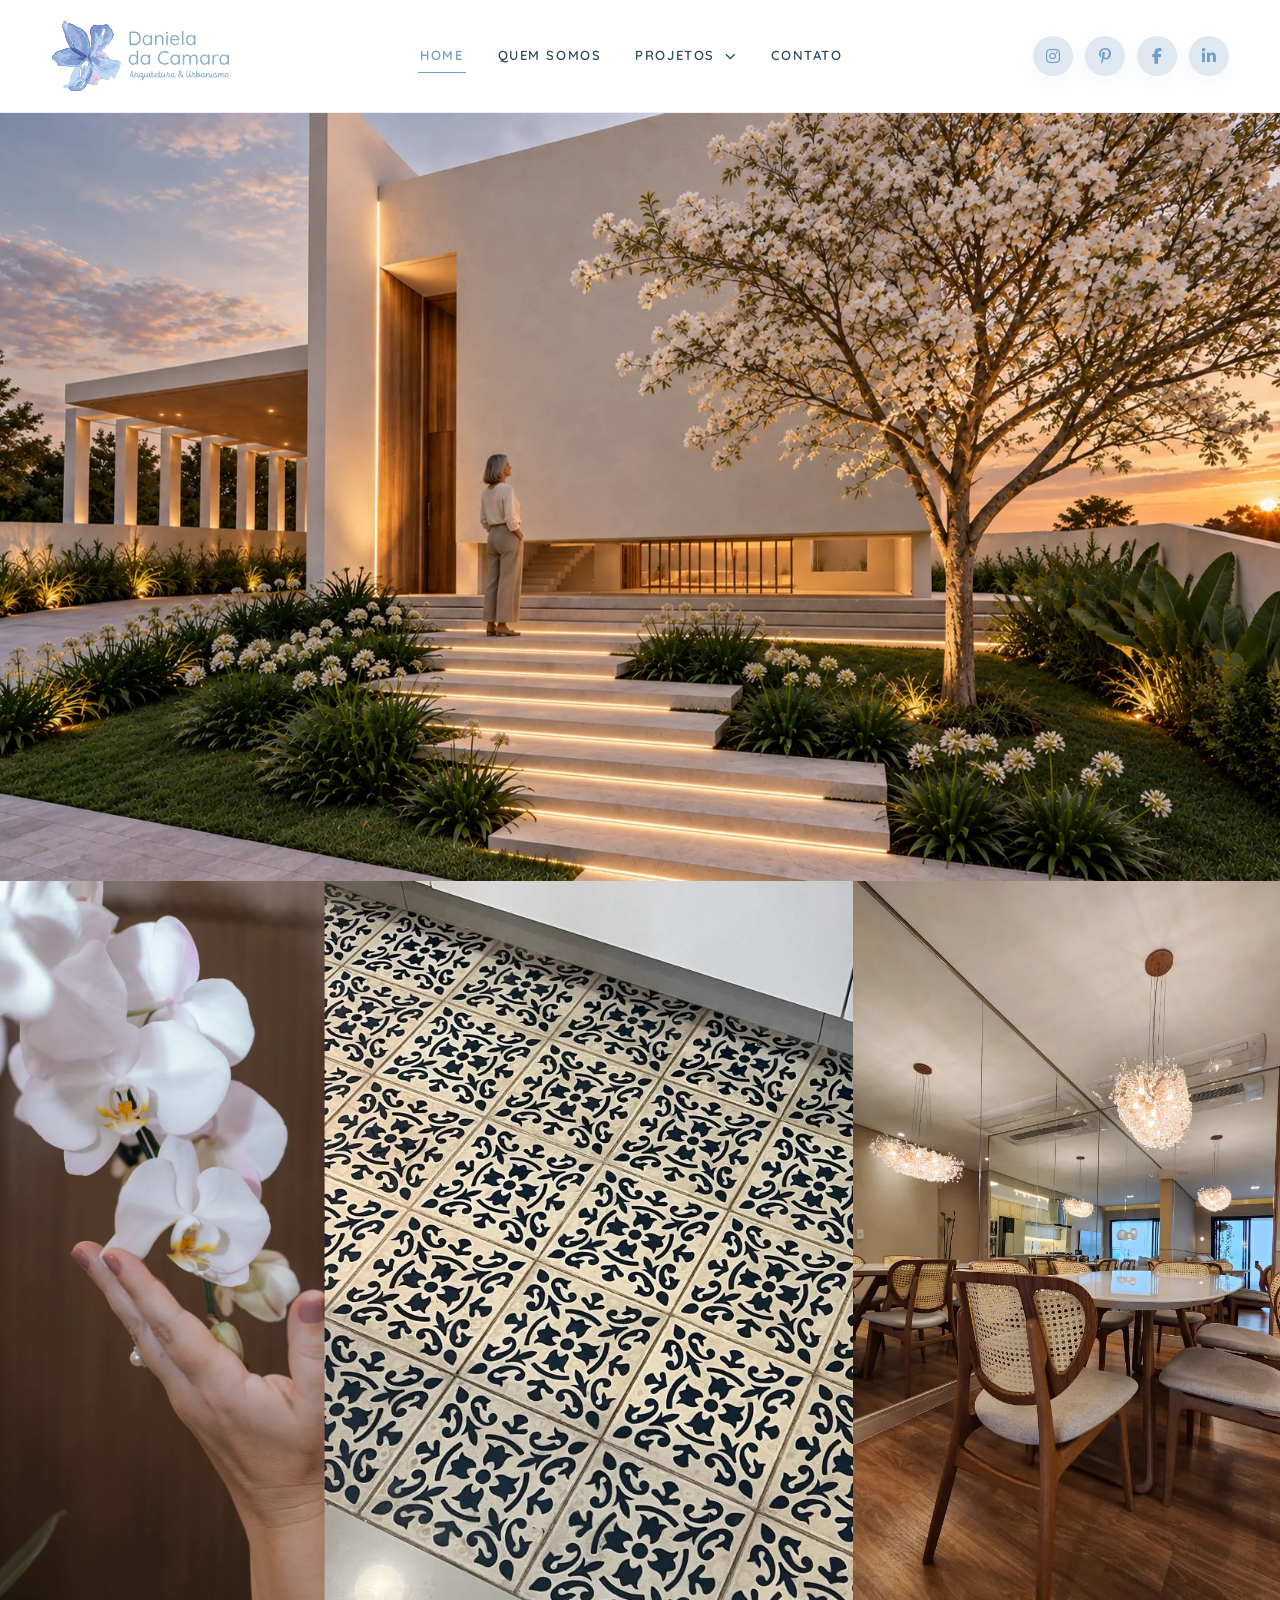
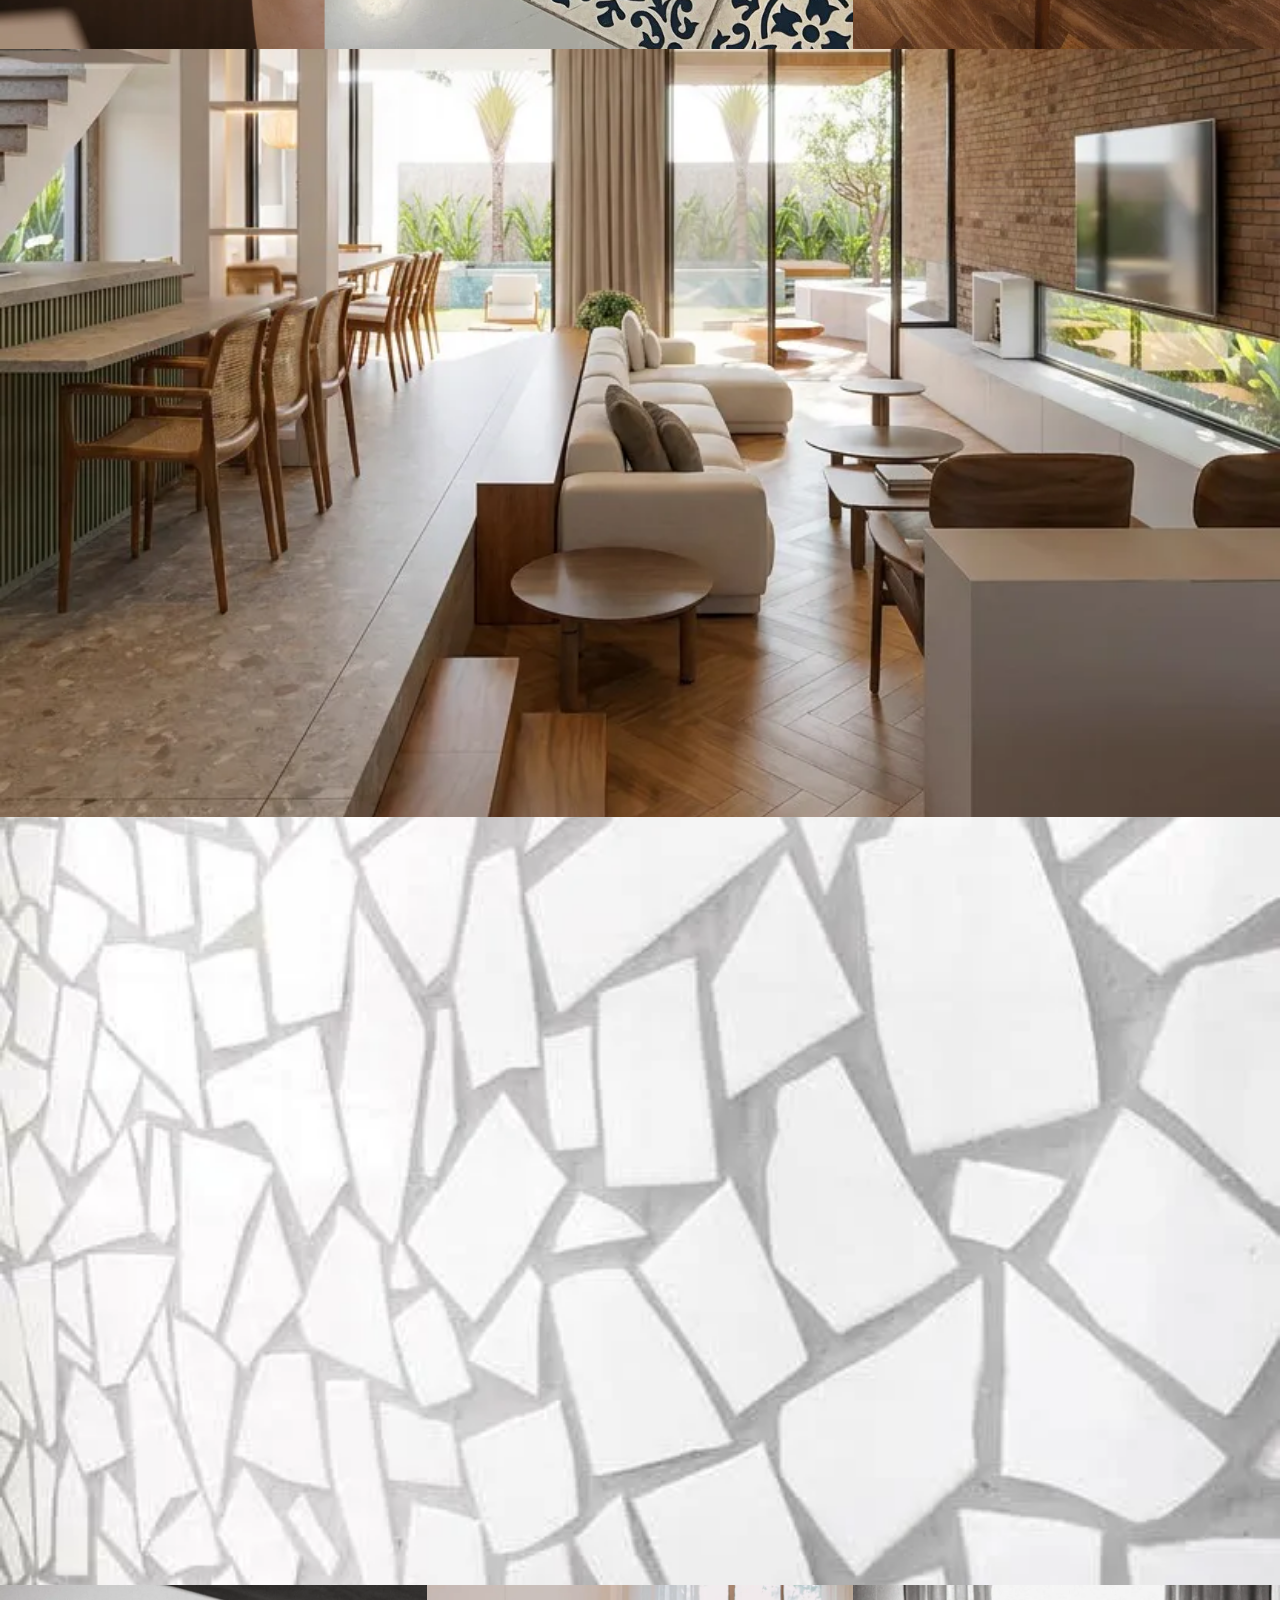
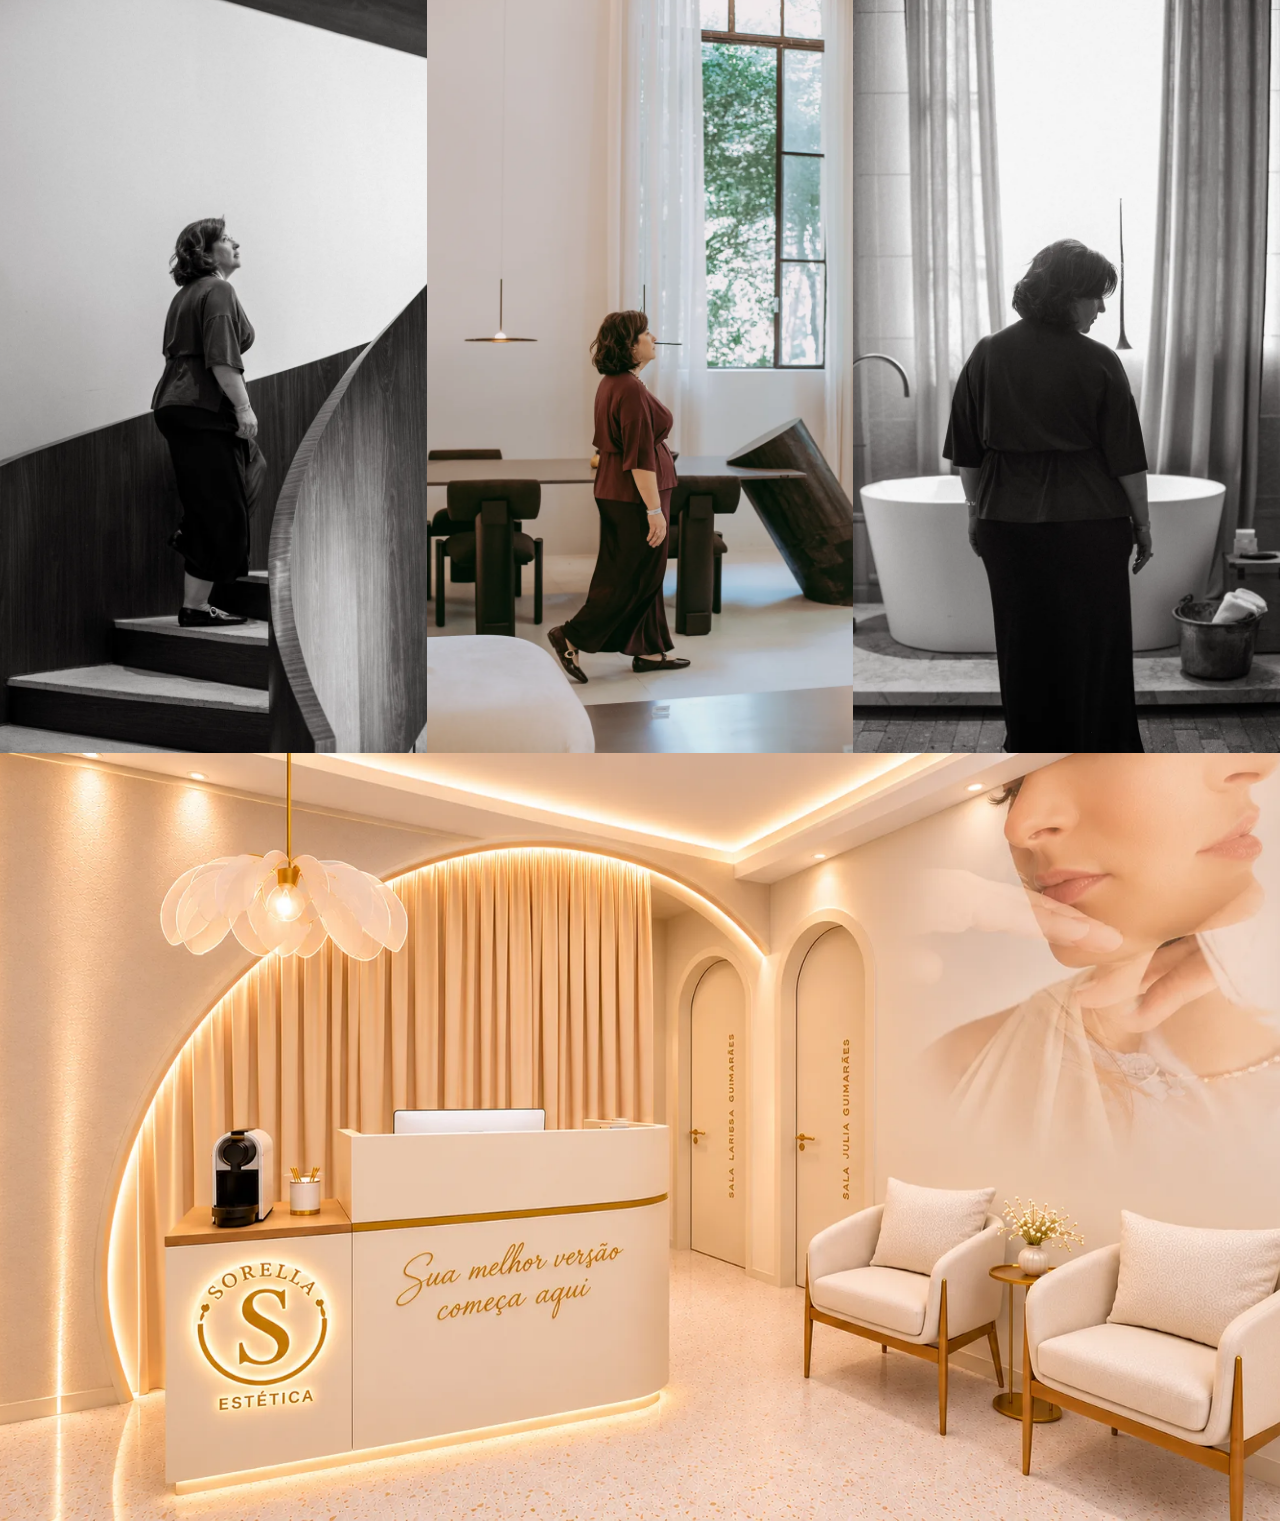
<file: index.html>
<!DOCTYPE html>
<html lang="pt-BR">
<head>
  <meta charset="UTF-8" />
  <meta name="viewport" content="width=device-width, initial-scale=1.0" />
  <title>Daniela da Camara | Arquitetura e Interiores</title>
  <meta name="description" content="Arquitetura que acolhe e projetos que inspiram. Conheça os projetos residenciais, corporativos e de interiores assinados por Daniela da Camara." />
  <link rel="icon" href="./assets/flor.svg" type="image/svg+xml" />

  <link rel="preconnect" href="https://fonts.googleapis.com">
  <link rel="preconnect" href="https://fonts.gstatic.com" crossorigin>
  <link href="https://fonts.googleapis.com/css2?family=Quicksand:wght@300;400;500;600;700&display=swap" rel="stylesheet" />
  <link rel="stylesheet" href="https://cdnjs.cloudflare.com/ajax/libs/font-awesome/6.5.2/css/all.min.css" />
  <link rel="stylesheet" href="style.css" />
</head>
<body>
  <header class="site-header">
    <div class="header-container">
      <a href="index.html" class="logo" aria-label="Ir para a página inicial">
        <img src="./assets/3.svg" alt="Daniela da Camara" class="logo-image">
      </a>

      <nav class="main-nav" id="mainNav" aria-label="Menu principal">
        <ul class="nav-list">
          <li><a href="index.html" class="nav-link active">Home</a></li>
          <li><a href="quem-somos.html" class="nav-link">Quem Somos</a></li>

          <li class="has-submenu" id="projectsMenu">
            <button class="submenu-toggle nav-button" id="submenuToggle" type="button" aria-expanded="false" aria-controls="projectsSubmenu">
              Projetos
              <i class="fa-solid fa-chevron-down"></i>
            </button>
            <ul class="submenu" id="projectsSubmenu">
              <li><a href="projetos.html">Todos</a></li>
              <li><a href="projetos.html?categoria=residenciais">Residenciais</a></li>
              <li><a href="projetos.html?categoria=corporativos">Corporativos</a></li>
              <li><a href="projetos.html?categoria=interiores">Interiores</a></li>
            </ul>
          </li>

          <li><a href="contato.html" class="nav-link">Contato</a></li>
        </ul>
      </nav>

      <div class="header-right">
        <div class="social-links">
          <a href="https://www.instagram.com/danieladacamaraarquitetura/" target="_blank" rel="noopener noreferrer" aria-label="Instagram"><i class="fa-brands fa-instagram" aria-hidden="true"></i></a>
          <a href="https://www.pinterest.com/danicamaraarquitetura/" target="_blank" rel="noopener noreferrer" aria-label="Pinterest"><i class="fa-brands fa-pinterest-p" aria-hidden="true"></i></a>
          <a href="https://www.facebook.com/share/18vopfFnv1/?mibextid=wwXIfr" target="_blank" rel="noopener noreferrer" aria-label="Facebook"><i class="fa-brands fa-facebook-f" aria-hidden="true"></i></a>
          <a href="https://www.linkedin.com/company/daniela-da-camara-arquitetura-urbanismo/?viewAsMember=true" target="_blank" rel="noopener noreferrer" aria-label="LinkedIn"><i class="fa-brands fa-linkedin-in" aria-hidden="true"></i></a>
        </div>

        <button class="menu-toggle" id="menuToggle" aria-label="Abrir menu" aria-expanded="false">
          <span></span>
          <span></span>
        </button>
      </div>
    </div>
  </header>

  <main class="gallery-page-main">
    <section class="home-bands" id="homeGallery" aria-label="Galeria">
      <div class="home-band">
        <img src="./assets/galeria-home/home-01-casa.webp" alt="Fachada de casa com jardim iluminado ao entardecer — Daniela da Camara" decoding="async" fetchpriority="high">
      </div>

      <div class="home-band home-band-trio">
        <img src="./assets/galeria-home/home-02a-orquidea.webp" alt="Mão tocando uma orquídea branca" loading="lazy" decoding="async">
        <img src="./assets/galeria-home/home-02b-ladrilho.webp" alt="Piso de ladrilho hidráulico azul e branco" loading="lazy" decoding="async" style="--pos: 40% 45%; --zoom: 1.6">
        <img src="./assets/galeria-home/home-02c-jantar.webp" alt="Sala de jantar com cadeiras de palhinha e lustres" loading="lazy" decoding="async">
      </div>

      <div class="home-band">
        <img src="./assets/galeria-home/home-03-living.webp" alt="Living integrado com cozinha e parede de tijolos" loading="lazy" decoding="async" style="--pos: 50% 68%">
      </div>

      <div class="home-band">
        <img src="./assets/galeria-home/home-04-caquinho.webp" alt="Parede revestida com caquinhos brancos" loading="lazy" decoding="async">
      </div>

      <div class="home-band home-band-trio">
        <img src="./assets/galeria-home/home-05a-escada.webp" alt="Daniela da Camara subindo uma escada curva" loading="lazy" decoding="async" style="--pos: 50% 40%">
        <img src="./assets/galeria-home/home-05b-jantar.webp" alt="Daniela da Camara caminhando em sala de jantar" loading="lazy" decoding="async" style="--pos: 50% 55%">
        <img src="./assets/galeria-home/home-05c-banheira.webp" alt="Daniela da Camara em banheiro com banheira" loading="lazy" decoding="async" style="--pos: 50% 55%">
      </div>

      <div class="home-band">
        <img src="./assets/galeria-home/home-06-sorella.webp" alt="Recepção com iluminação aconchegante" loading="lazy" decoding="async">
      </div>
    </section>
  </main>

  <div class="script-overlay" id="scriptOverlay" aria-hidden="true">
    <p class="script-text">
      <span class="script-line script-line-1">Arquitetura que acolhe,</span>
      <span class="script-line script-line-2">detalhes que encantam.</span>
    </p>
  </div>

  <script src="script.js"></script>
</body>
</html>
</file>
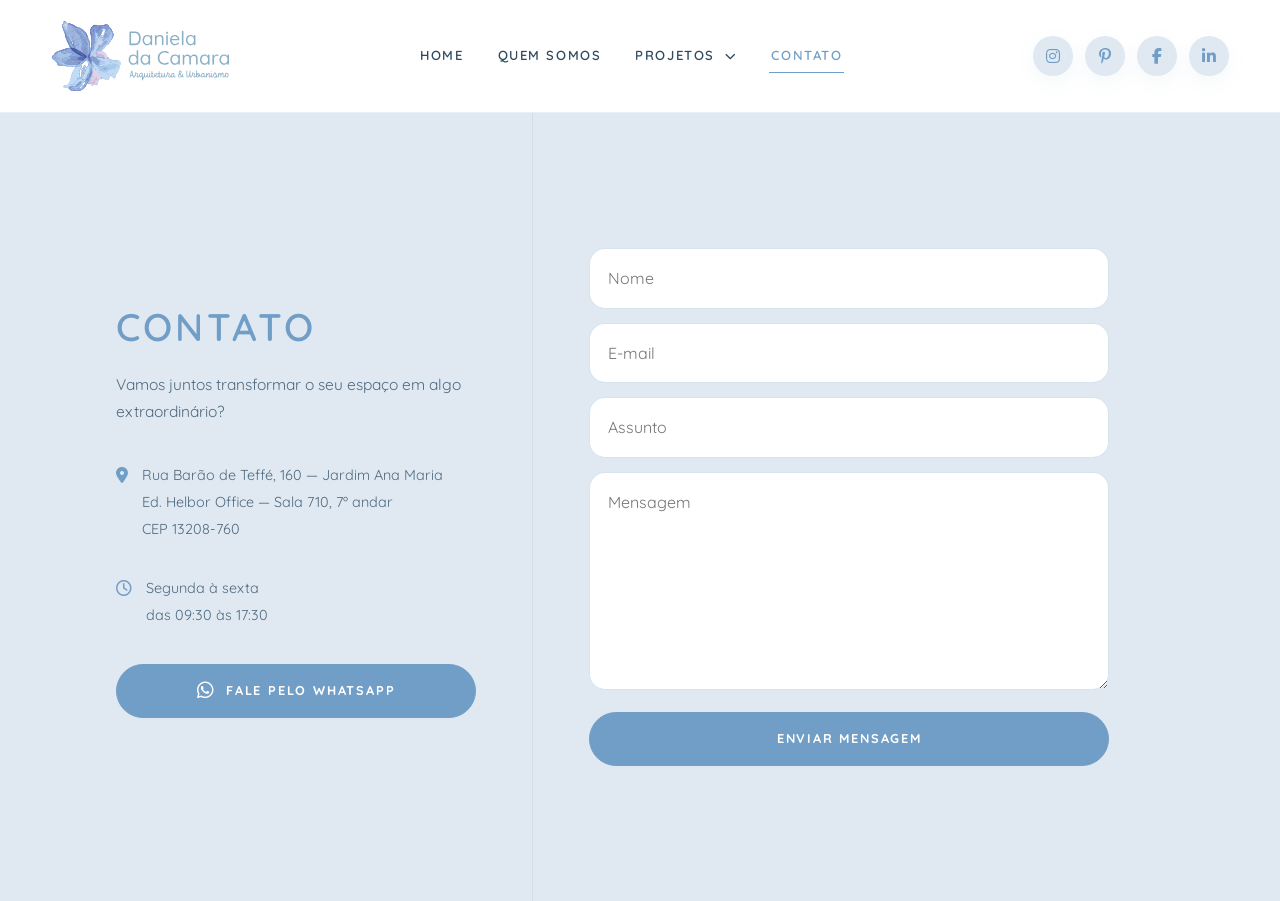
<file: contato.html>
<!DOCTYPE html>
<html lang="pt-BR">
<head>
  <meta charset="UTF-8" />
  <meta name="viewport" content="width=device-width, initial-scale=1.0" />
  <title>Contato | Daniela da Camara</title>
  <meta name="description" content="Fale com Daniela da Camara. Atendimento em Jundiaí — Ed. Helbor Office. Entre em contato pelo WhatsApp ou envie sua mensagem." />
  <link rel="icon" href="./assets/flor.svg" type="image/svg+xml" />

  <link rel="preconnect" href="https://fonts.googleapis.com">
  <link rel="preconnect" href="https://fonts.gstatic.com" crossorigin>
  <link href="https://fonts.googleapis.com/css2?family=Quicksand:wght@300;400;500;600;700&display=swap" rel="stylesheet" />
  <link rel="stylesheet" href="https://cdnjs.cloudflare.com/ajax/libs/font-awesome/6.5.2/css/all.min.css" />
  <link rel="stylesheet" href="style.css" />
</head>
<body>
  <header class="site-header">
    <div class="header-container">
      <a href="index.html" class="logo" aria-label="Ir para a página inicial">
        <img src="./assets/3.svg" alt="Daniela da Camara" class="logo-image">
      </a>

      <nav class="main-nav" id="mainNav" aria-label="Menu principal">
        <ul class="nav-list">
          <li><a href="index.html" class="nav-link">Home</a></li>
          <li><a href="quem-somos.html" class="nav-link">Quem Somos</a></li>

          <li class="has-submenu" id="projectsMenu">
            <button class="submenu-toggle nav-button" id="submenuToggle" type="button" aria-expanded="false" aria-controls="projectsSubmenu">
              Projetos
              <i class="fa-solid fa-chevron-down"></i>
            </button>
            <ul class="submenu" id="projectsSubmenu">
              <li><a href="projetos.html">Todos</a></li>
              <li><a href="projetos.html?categoria=residenciais">Residenciais</a></li>
              <li><a href="projetos.html?categoria=corporativos">Corporativos</a></li>
              <li><a href="projetos.html?categoria=interiores">Interiores</a></li>
            </ul>
          </li>

          <li><a href="contato.html" class="nav-link active">Contato</a></li>
        </ul>
      </nav>

      <div class="header-right">
        <div class="social-links">
          <a href="https://www.instagram.com/danieladacamaraarquitetura/" target="_blank" rel="noopener noreferrer" aria-label="Instagram"><i class="fa-brands fa-instagram" aria-hidden="true"></i></a>
          <a href="https://www.pinterest.com/danicamaraarquitetura/" target="_blank" rel="noopener noreferrer" aria-label="Pinterest"><i class="fa-brands fa-pinterest-p" aria-hidden="true"></i></a>
          <a href="https://www.facebook.com/share/18vopfFnv1/?mibextid=wwXIfr" target="_blank" rel="noopener noreferrer" aria-label="Facebook"><i class="fa-brands fa-facebook-f" aria-hidden="true"></i></a>
          <a href="https://www.linkedin.com/company/daniela-da-camara-arquitetura-urbanismo/?viewAsMember=true" target="_blank" rel="noopener noreferrer" aria-label="LinkedIn"><i class="fa-brands fa-linkedin-in" aria-hidden="true"></i></a>
        </div>

        <button class="menu-toggle" id="menuToggle" aria-label="Abrir menu" aria-expanded="false">
          <span></span>
          <span></span>
        </button>
      </div>
    </div>
  </header>

  <main class="contact-page-main">

    <div class="contact-info">
      <div class="contact-info-inner">
        <h1>CONTATO</h1>
        <p class="contact-intro">Vamos juntos transformar o seu espaço em algo extraordinário?</p>

        <div class="contact-detail">
          <i class="fa-solid fa-location-dot" aria-hidden="true"></i>
          <div class="contact-detail-text">
            <span>Rua Barão de Teffé, 160 — Jardim Ana Maria</span>
            <span>Ed. Helbor Office — Sala 710, 7º andar</span>
            <span>CEP 13208-760</span>
          </div>
        </div>

        <div class="contact-detail">
          <i class="fa-regular fa-clock" aria-hidden="true"></i>
          <div class="contact-detail-text">
            <span>Segunda à sexta</span>
            <span>das 09:30 às 17:30</span>
          </div>
        </div>

        <a href="https://wa.me/5511933152003?text=Ol%C3%A1!%20Estava%20navegando%20pelo%20site%20e%20queria%20conversar%20com%20voc%C3%AAs." target="_blank" rel="noopener noreferrer" class="btn btn-whatsapp">
          <i class="fa-brands fa-whatsapp" aria-hidden="true"></i>
          Fale pelo WhatsApp
        </a>
      </div>
    </div>

    <div class="contact-form-wrap">
      <form class="contact-form">
        <div class="form-group">
          <input type="text" placeholder="Nome" />
        </div>

        <div class="form-group">
          <input type="email" placeholder="E-mail" />
        </div>

        <div class="form-group">
          <input type="text" placeholder="Assunto" />
        </div>

        <div class="form-group">
          <textarea rows="7" placeholder="Mensagem"></textarea>
        </div>

        <button type="submit" class="btn btn-primary">Enviar mensagem</button>
      </form>
    </div>

  </main>

  <script src="script.js"></script>
</body>
</html>
</file>
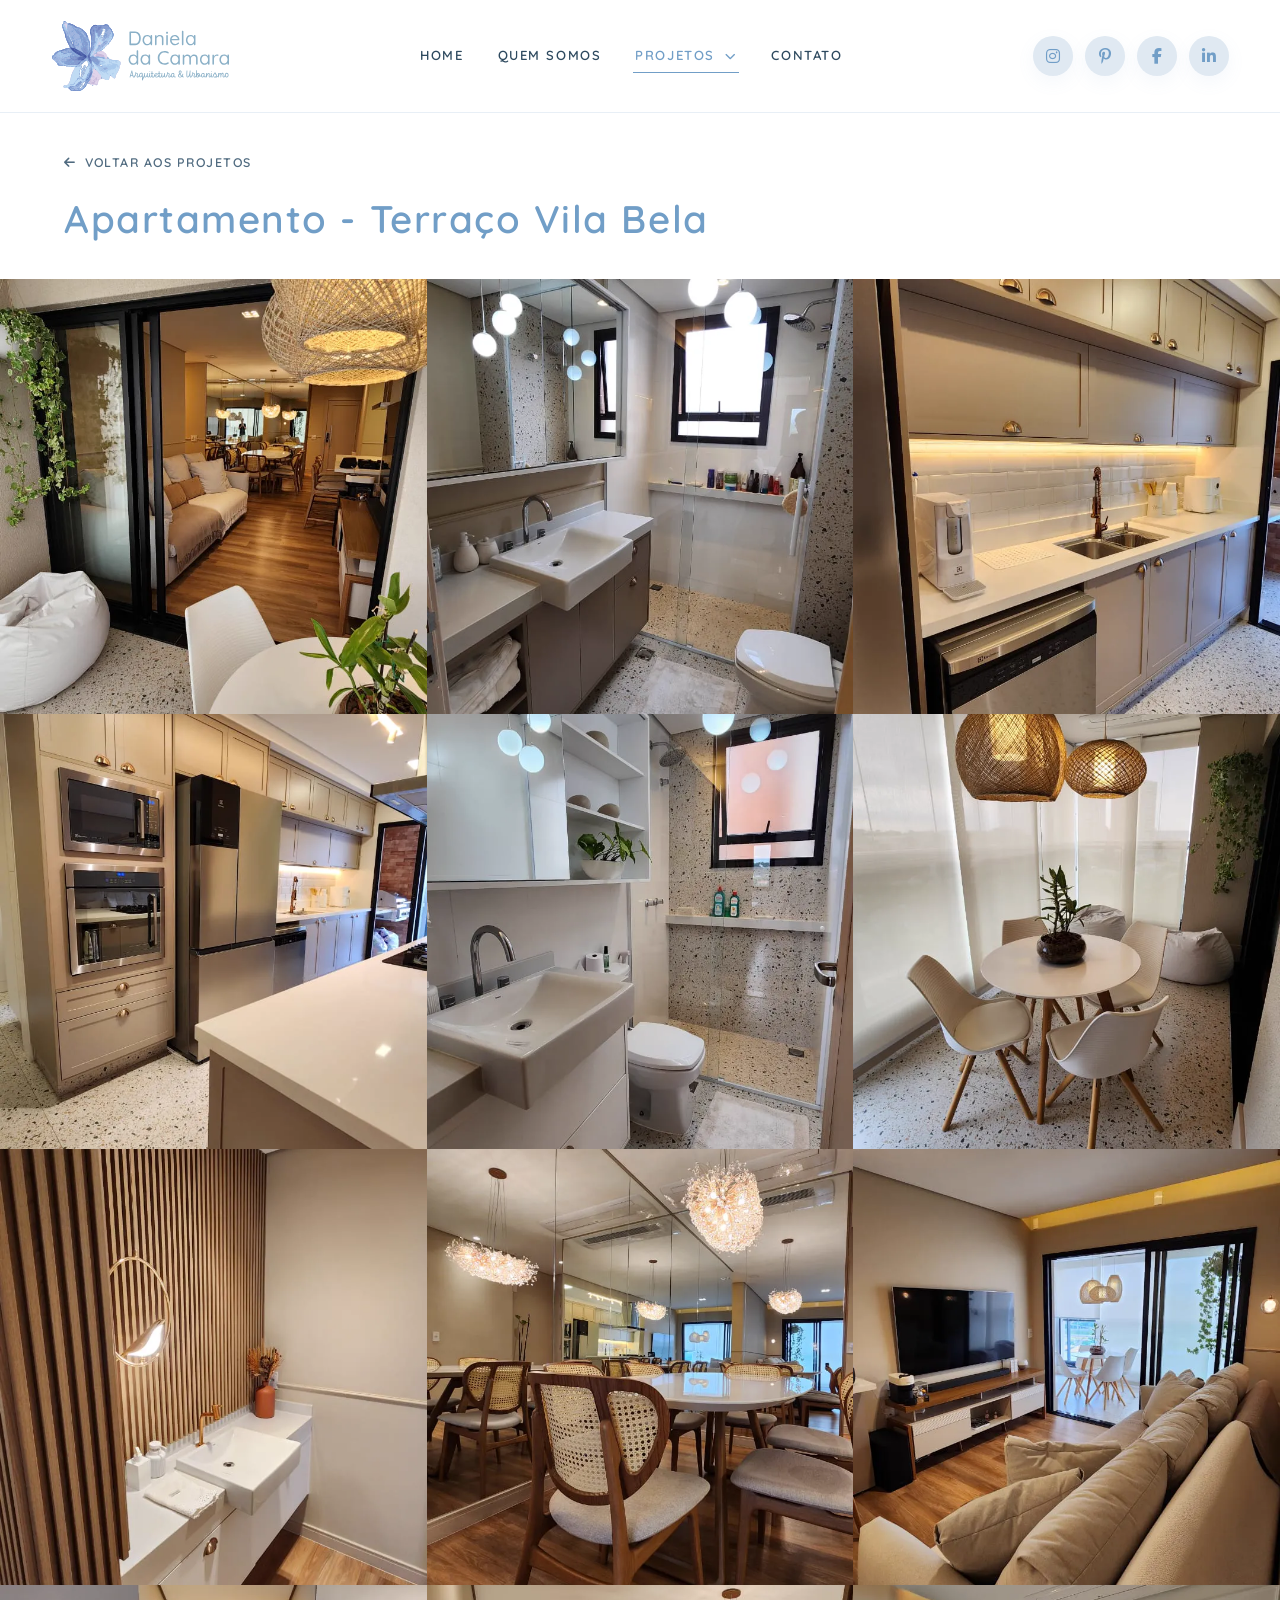
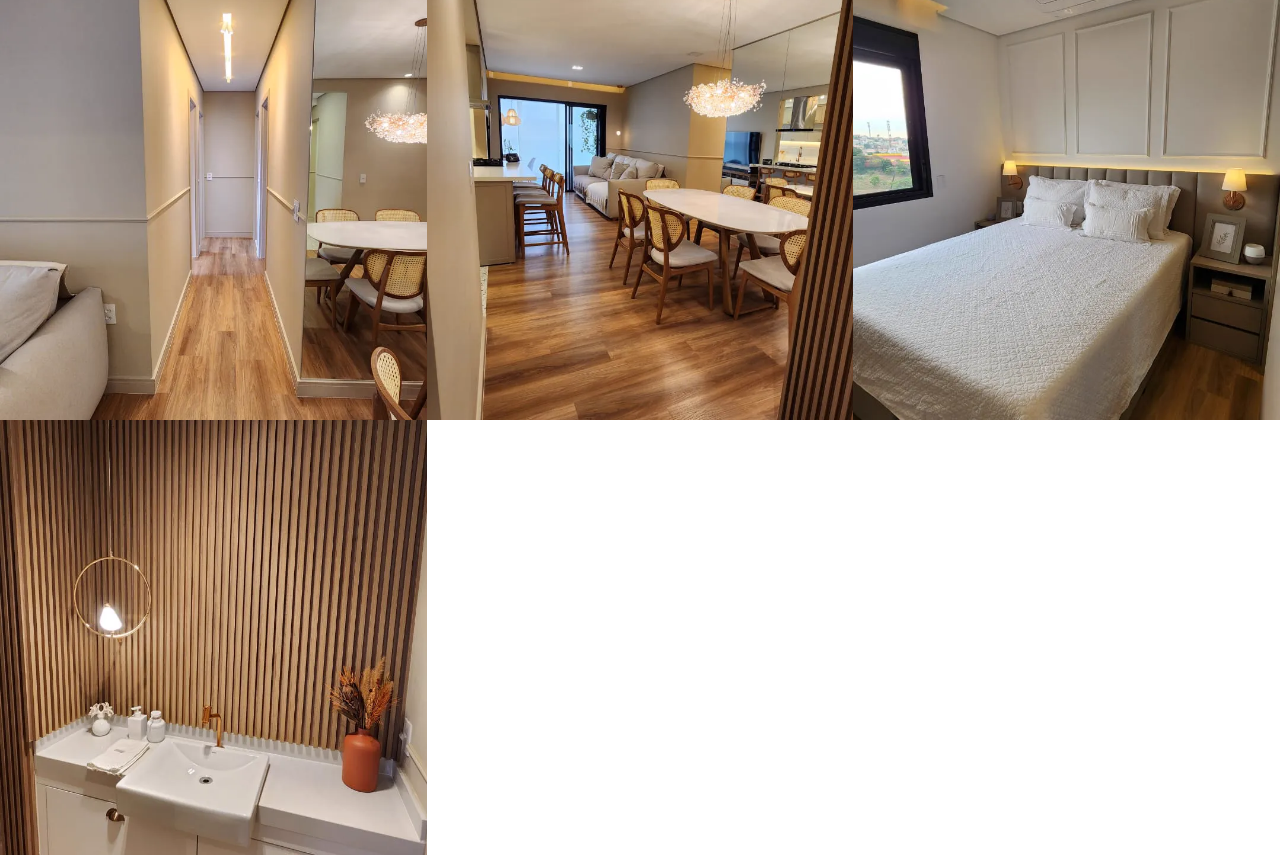
<file: projeto-apartamento-terraco-vila-bela.html>
<!DOCTYPE html>
<html lang="pt-BR">
<head>
  <meta charset="UTF-8" />
  <meta name="viewport" content="width=device-width, initial-scale=1.0" />
  <title>Apartamento - Terraço Vila Bela | Daniela da Camara</title>
  <meta name="description" content="Galeria do projeto Apartamento - Terraço Vila Bela, assinado por Daniela da Camara." />
  <link rel="icon" href="./assets/flor.svg" type="image/svg+xml" />

  <link rel="preconnect" href="https://fonts.googleapis.com">
  <link rel="preconnect" href="https://fonts.gstatic.com" crossorigin>
  <link href="https://fonts.googleapis.com/css2?family=Quicksand:wght@300;400;500;600;700&display=swap" rel="stylesheet" />
  <link rel="stylesheet" href="https://cdnjs.cloudflare.com/ajax/libs/font-awesome/6.5.2/css/all.min.css" />
  <link rel="stylesheet" href="style.css" />
</head>
<body>
  <header class="site-header">
    <div class="header-container">
      <a href="index.html" class="logo" aria-label="Ir para a página inicial">
        <img src="./assets/3.svg" alt="Daniela da Camara" class="logo-image">
      </a>

      <nav class="main-nav" id="mainNav" aria-label="Menu principal">
        <ul class="nav-list">
          <li><a href="index.html" class="nav-link">Home</a></li>
          <li><a href="quem-somos.html" class="nav-link">Quem Somos</a></li>

          <li class="has-submenu" id="projectsMenu">
            <button class="submenu-toggle nav-button active" id="submenuToggle" type="button" aria-expanded="false" aria-controls="projectsSubmenu">
              Projetos
              <i class="fa-solid fa-chevron-down"></i>
            </button>
            <ul class="submenu" id="projectsSubmenu">
              <li><a href="projetos.html">Todos</a></li>
              <li><a href="projetos.html?categoria=residenciais">Residenciais</a></li>
              <li><a href="projetos.html?categoria=corporativos">Corporativos</a></li>
              <li><a href="projetos.html?categoria=interiores">Interiores</a></li>
            </ul>
          </li>

          <li><a href="contato.html" class="nav-link">Contato</a></li>
        </ul>
      </nav>

      <div class="header-right">
        <div class="social-links">
          <a href="https://www.instagram.com/danieladacamaraarquitetura/" target="_blank" rel="noopener noreferrer" aria-label="Instagram"><i class="fa-brands fa-instagram" aria-hidden="true"></i></a>
          <a href="https://www.pinterest.com/danicamaraarquitetura/" target="_blank" rel="noopener noreferrer" aria-label="Pinterest"><i class="fa-brands fa-pinterest-p" aria-hidden="true"></i></a>
          <a href="https://www.facebook.com/share/18vopfFnv1/?mibextid=wwXIfr" target="_blank" rel="noopener noreferrer" aria-label="Facebook"><i class="fa-brands fa-facebook-f" aria-hidden="true"></i></a>
          <a href="https://www.linkedin.com/company/daniela-da-camara-arquitetura-urbanismo/?viewAsMember=true" target="_blank" rel="noopener noreferrer" aria-label="LinkedIn"><i class="fa-brands fa-linkedin-in" aria-hidden="true"></i></a>
        </div>

        <button class="menu-toggle" id="menuToggle" aria-label="Abrir menu" aria-expanded="false">
          <span></span>
          <span></span>
        </button>
      </div>
    </div>
  </header>

  <main class="gallery-page-main">
    <section class="project-detail-header">
      <a href="projetos.html" class="project-back"><i class="fa-solid fa-arrow-left" aria-hidden="true"></i> Voltar aos projetos</a>
      <h1>Apartamento - Terraço Vila Bela</h1>
    </section>
    <section class="projects-grid projects-grid-projects">
      <article class="project-tile project-card is-single">
        <div class="project-tile-image">
          <img src="./assets/galeria/apartamento-terraco-vila-bela-12.webp" loading="lazy" decoding="async" alt="Apartamento - Terraço Vila Bela — foto 1">
        </div>
      </article>
      <article class="project-tile project-card is-single">
        <div class="project-tile-image">
          <img src="./assets/galeria/apartamento-terraco-vila-bela-01.webp" loading="lazy" decoding="async" alt="Apartamento - Terraço Vila Bela — foto 2">
        </div>
      </article>
      <article class="project-tile project-card is-single">
        <div class="project-tile-image">
          <img src="./assets/galeria/apartamento-terraco-vila-bela-02.webp" loading="lazy" decoding="async" alt="Apartamento - Terraço Vila Bela — foto 3">
        </div>
      </article>
      <article class="project-tile project-card is-single">
        <div class="project-tile-image">
          <img src="./assets/galeria/apartamento-terraco-vila-bela-03.webp" loading="lazy" decoding="async" alt="Apartamento - Terraço Vila Bela — foto 4">
        </div>
      </article>
      <article class="project-tile project-card is-single">
        <div class="project-tile-image">
          <img src="./assets/galeria/apartamento-terraco-vila-bela-04.webp" loading="lazy" decoding="async" alt="Apartamento - Terraço Vila Bela — foto 5">
        </div>
      </article>
      <article class="project-tile project-card is-single">
        <div class="project-tile-image">
          <img src="./assets/galeria/apartamento-terraco-vila-bela-05.webp" loading="lazy" decoding="async" alt="Apartamento - Terraço Vila Bela — foto 6">
        </div>
      </article>
      <article class="project-tile project-card is-single">
        <div class="project-tile-image">
          <img src="./assets/galeria/apartamento-terraco-vila-bela-06.webp" loading="lazy" decoding="async" alt="Apartamento - Terraço Vila Bela — foto 7">
        </div>
      </article>
      <article class="project-tile project-card is-single">
        <div class="project-tile-image">
          <img src="./assets/galeria/apartamento-terraco-vila-bela-07.webp" loading="lazy" decoding="async" alt="Apartamento - Terraço Vila Bela — foto 8">
        </div>
      </article>
      <article class="project-tile project-card is-single">
        <div class="project-tile-image">
          <img src="./assets/galeria/apartamento-terraco-vila-bela-08.webp" loading="lazy" decoding="async" alt="Apartamento - Terraço Vila Bela — foto 9">
        </div>
      </article>
      <article class="project-tile project-card is-single">
        <div class="project-tile-image">
          <img src="./assets/galeria/apartamento-terraco-vila-bela-09.webp" loading="lazy" decoding="async" alt="Apartamento - Terraço Vila Bela — foto 10">
        </div>
      </article>
      <article class="project-tile project-card is-single">
        <div class="project-tile-image">
          <img src="./assets/galeria/apartamento-terraco-vila-bela-10.webp" loading="lazy" decoding="async" alt="Apartamento - Terraço Vila Bela — foto 11">
        </div>
      </article>
      <article class="project-tile project-card is-single">
        <div class="project-tile-image">
          <img src="./assets/galeria/apartamento-terraco-vila-bela-11.webp" loading="lazy" decoding="async" alt="Apartamento - Terraço Vila Bela — foto 12">
        </div>
      </article>
      <article class="project-tile project-card is-single">
        <div class="project-tile-image">
          <img src="./assets/galeria/apartamento-terraco-vila-bela-13.webp" loading="lazy" decoding="async" alt="Apartamento - Terraço Vila Bela — foto 13">
        </div>
      </article>
    </section>
  </main>

  <script src="script.js"></script>
</body>
</html>
</file>
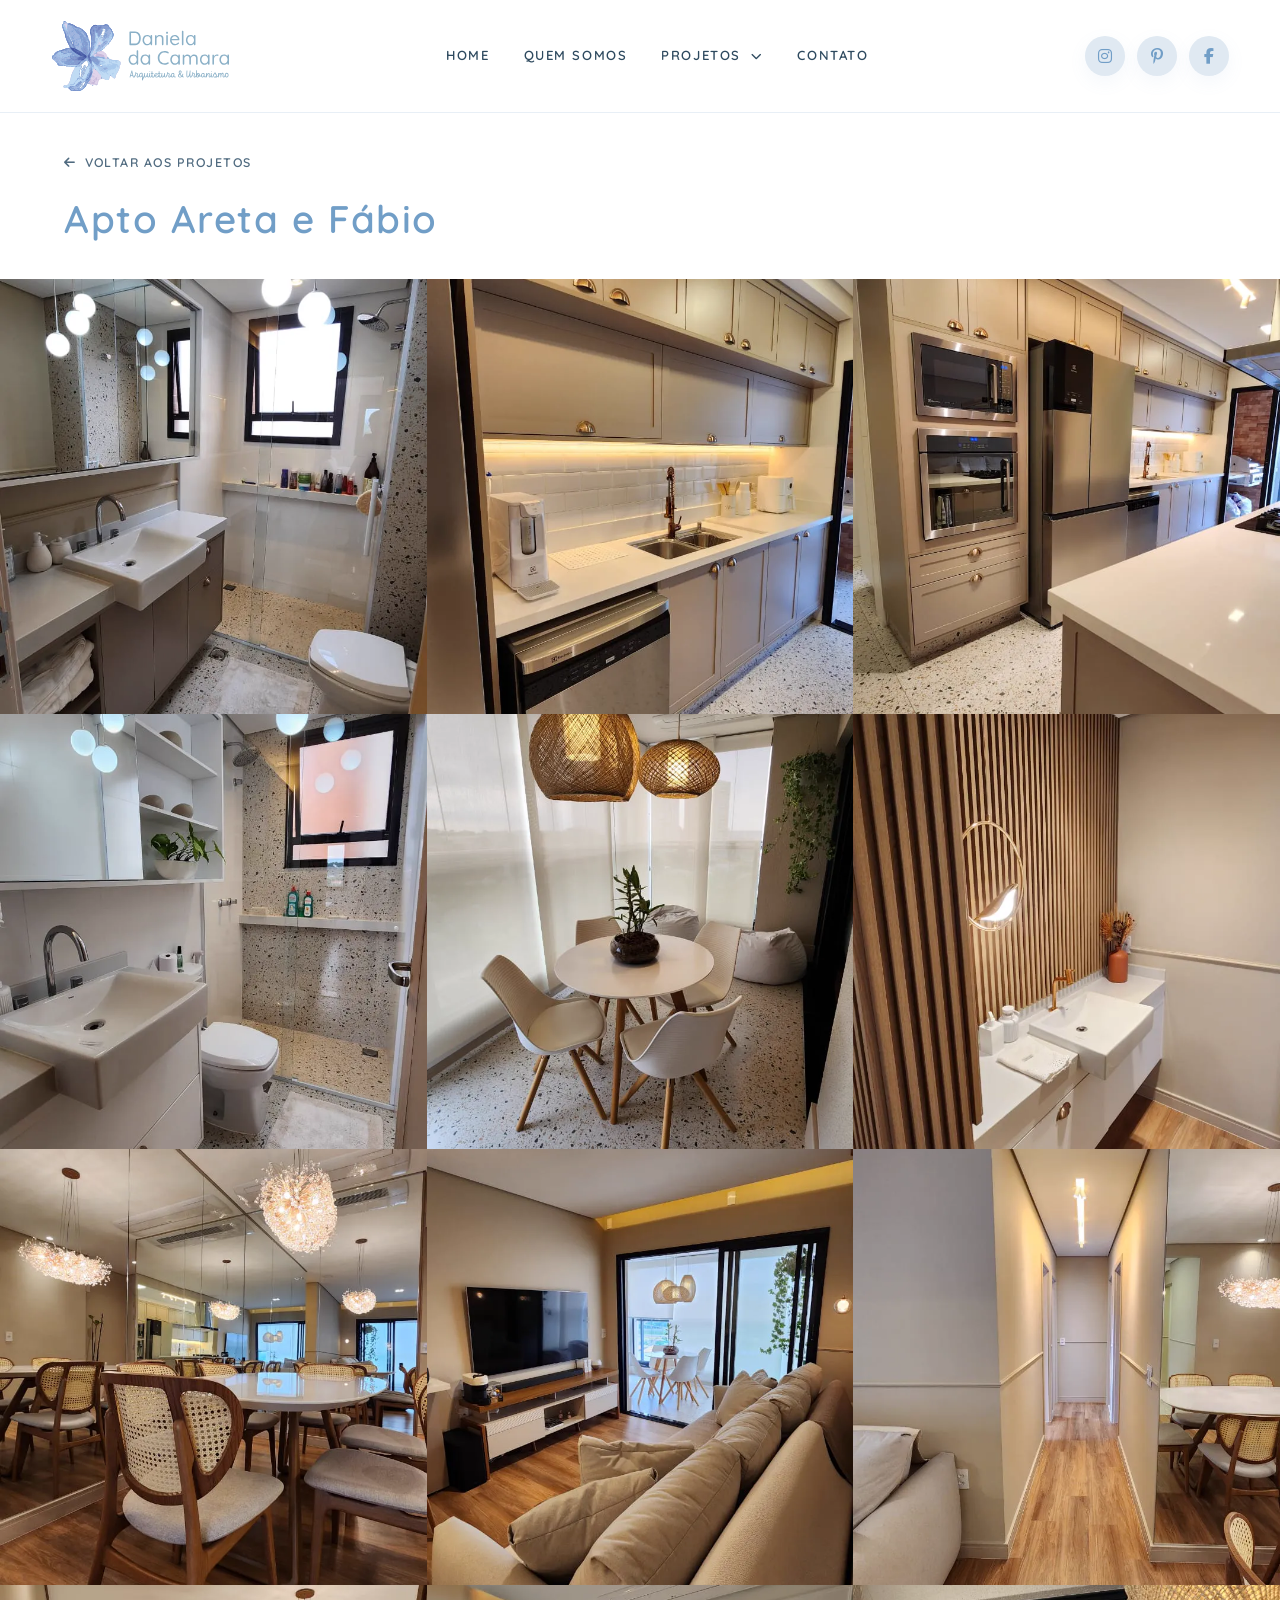
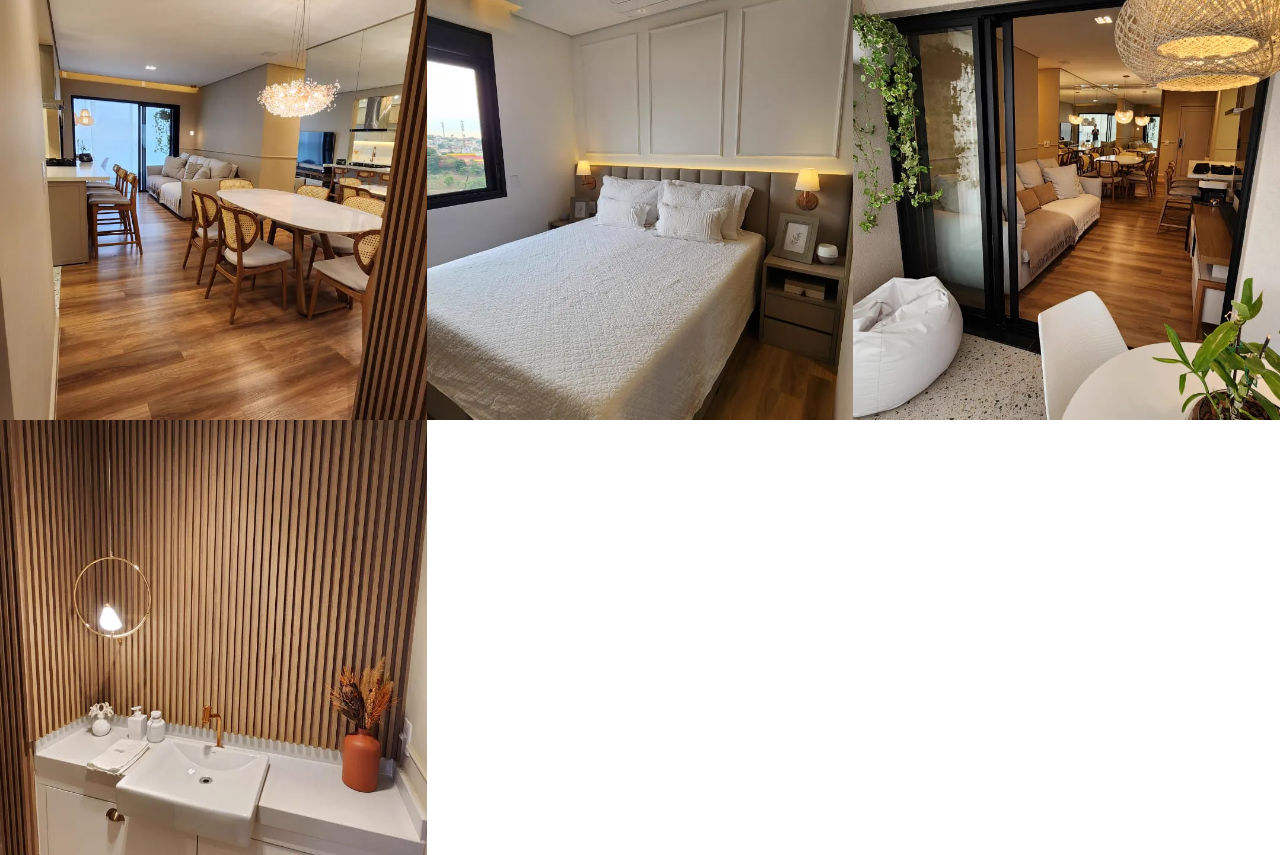
<file: projeto-apto-areta-e-fabio.html>
<!DOCTYPE html>
<html lang="pt-BR">
<head>
  <meta charset="UTF-8" />
  <meta name="viewport" content="width=device-width, initial-scale=1.0" />
  <title>Apto Areta e Fábio | Daniela da Camara</title>
  <meta name="description" content="Galeria do projeto Apto Areta e Fábio, assinado por Daniela da Camara." />
  <link rel="icon" href="./assets/flor.svg" type="image/svg+xml" />

  <link rel="preconnect" href="https://fonts.googleapis.com">
  <link rel="preconnect" href="https://fonts.gstatic.com" crossorigin>
  <link href="https://fonts.googleapis.com/css2?family=Quicksand:wght@300;400;500;600;700&display=swap" rel="stylesheet" />
  <link rel="stylesheet" href="https://cdnjs.cloudflare.com/ajax/libs/font-awesome/6.5.2/css/all.min.css" />
  <link rel="stylesheet" href="style.css" />
</head>
<body>
  <header class="site-header">
    <div class="header-container">
      <a href="index.html" class="logo" aria-label="Ir para a página inicial">
        <img src="./assets/3.svg" alt="Daniela da Camara" class="logo-image">
      </a>

      <nav class="main-nav" id="mainNav" aria-label="Menu principal">
        <ul class="nav-list">
          <li><a href="index.html" class="nav-link">Home</a></li>
          <li><a href="quem-somos.html" class="nav-link">Quem Somos</a></li>

          <li class="has-submenu" id="projectsMenu">
            <button class="submenu-toggle nav-button" id="submenuToggle" type="button" aria-expanded="false" aria-controls="projectsSubmenu">
              Projetos
              <i class="fa-solid fa-chevron-down"></i>
            </button>
            <ul class="submenu" id="projectsSubmenu">
              <li><a href="projetos.html">Todos</a></li>
              <li><a href="projetos.html?categoria=residenciais">Residenciais</a></li>
              <li><a href="projetos.html?categoria=corporativos">Corporativos</a></li>
              <li><a href="projetos.html?categoria=interiores">Interiores</a></li>
            </ul>
          </li>

          <li><a href="contato.html" class="nav-link">Contato</a></li>
        </ul>
      </nav>

      <div class="header-right">
        <div class="social-links">
          <a href="https://www.instagram.com/danieladacamaraarquitetura/" target="_blank" rel="noopener noreferrer" aria-label="Instagram"><i class="fa-brands fa-instagram" aria-hidden="true"></i></a>
          <a href="https://www.pinterest.com/danicamaraarquitetura/" target="_blank" rel="noopener noreferrer" aria-label="Pinterest"><i class="fa-brands fa-pinterest-p" aria-hidden="true"></i></a>
          <a href="https://www.facebook.com/share/18vopfFnv1/?mibextid=wwXIfr" target="_blank" rel="noopener noreferrer" aria-label="Facebook"><i class="fa-brands fa-facebook-f" aria-hidden="true"></i></a>
        </div>

        <button class="menu-toggle" id="menuToggle" aria-label="Abrir menu" aria-expanded="false">
          <span></span>
          <span></span>
        </button>
      </div>
    </div>
  </header>

  <main class="gallery-page-main">
    <section class="project-detail-header">
      <a href="projetos.html" class="project-back"><i class="fa-solid fa-arrow-left" aria-hidden="true"></i> Voltar aos projetos</a>
      <h1>Apto Areta e Fábio</h1>
    </section>
    <section class="projects-grid projects-grid-projects">
      <article class="project-tile project-card is-single">
        <div class="project-tile-image">
          <img src="./assets/galeria/apto-areta-e-fabio-01.webp" loading="lazy" decoding="async" alt="Apto Areta e Fábio — foto 1">
        </div>
      </article>
      <article class="project-tile project-card is-single">
        <div class="project-tile-image">
          <img src="./assets/galeria/apto-areta-e-fabio-02.webp" loading="lazy" decoding="async" alt="Apto Areta e Fábio — foto 2">
        </div>
      </article>
      <article class="project-tile project-card is-single">
        <div class="project-tile-image">
          <img src="./assets/galeria/apto-areta-e-fabio-03.webp" loading="lazy" decoding="async" alt="Apto Areta e Fábio — foto 3">
        </div>
      </article>
      <article class="project-tile project-card is-single">
        <div class="project-tile-image">
          <img src="./assets/galeria/apto-areta-e-fabio-04.webp" loading="lazy" decoding="async" alt="Apto Areta e Fábio — foto 4">
        </div>
      </article>
      <article class="project-tile project-card is-single">
        <div class="project-tile-image">
          <img src="./assets/galeria/apto-areta-e-fabio-05.webp" loading="lazy" decoding="async" alt="Apto Areta e Fábio — foto 5">
        </div>
      </article>
      <article class="project-tile project-card is-single">
        <div class="project-tile-image">
          <img src="./assets/galeria/apto-areta-e-fabio-06.webp" loading="lazy" decoding="async" alt="Apto Areta e Fábio — foto 6">
        </div>
      </article>
      <article class="project-tile project-card is-single">
        <div class="project-tile-image">
          <img src="./assets/galeria/apto-areta-e-fabio-07.webp" loading="lazy" decoding="async" alt="Apto Areta e Fábio — foto 7">
        </div>
      </article>
      <article class="project-tile project-card is-single">
        <div class="project-tile-image">
          <img src="./assets/galeria/apto-areta-e-fabio-08.webp" loading="lazy" decoding="async" alt="Apto Areta e Fábio — foto 8">
        </div>
      </article>
      <article class="project-tile project-card is-single">
        <div class="project-tile-image">
          <img src="./assets/galeria/apto-areta-e-fabio-09.webp" loading="lazy" decoding="async" alt="Apto Areta e Fábio — foto 9">
        </div>
      </article>
      <article class="project-tile project-card is-single">
        <div class="project-tile-image">
          <img src="./assets/galeria/apto-areta-e-fabio-10.webp" loading="lazy" decoding="async" alt="Apto Areta e Fábio — foto 10">
        </div>
      </article>
      <article class="project-tile project-card is-single">
        <div class="project-tile-image">
          <img src="./assets/galeria/apto-areta-e-fabio-11.webp" loading="lazy" decoding="async" alt="Apto Areta e Fábio — foto 11">
        </div>
      </article>
      <article class="project-tile project-card is-single">
        <div class="project-tile-image">
          <img src="./assets/galeria/apto-areta-e-fabio-12.webp" loading="lazy" decoding="async" alt="Apto Areta e Fábio — foto 12">
        </div>
      </article>
      <article class="project-tile project-card is-single">
        <div class="project-tile-image">
          <img src="./assets/galeria/apto-areta-e-fabio-13.webp" loading="lazy" decoding="async" alt="Apto Areta e Fábio — foto 13">
        </div>
      </article>
    </section>
  </main>

  <script src="script.js"></script>
</body>
</html>
</file>
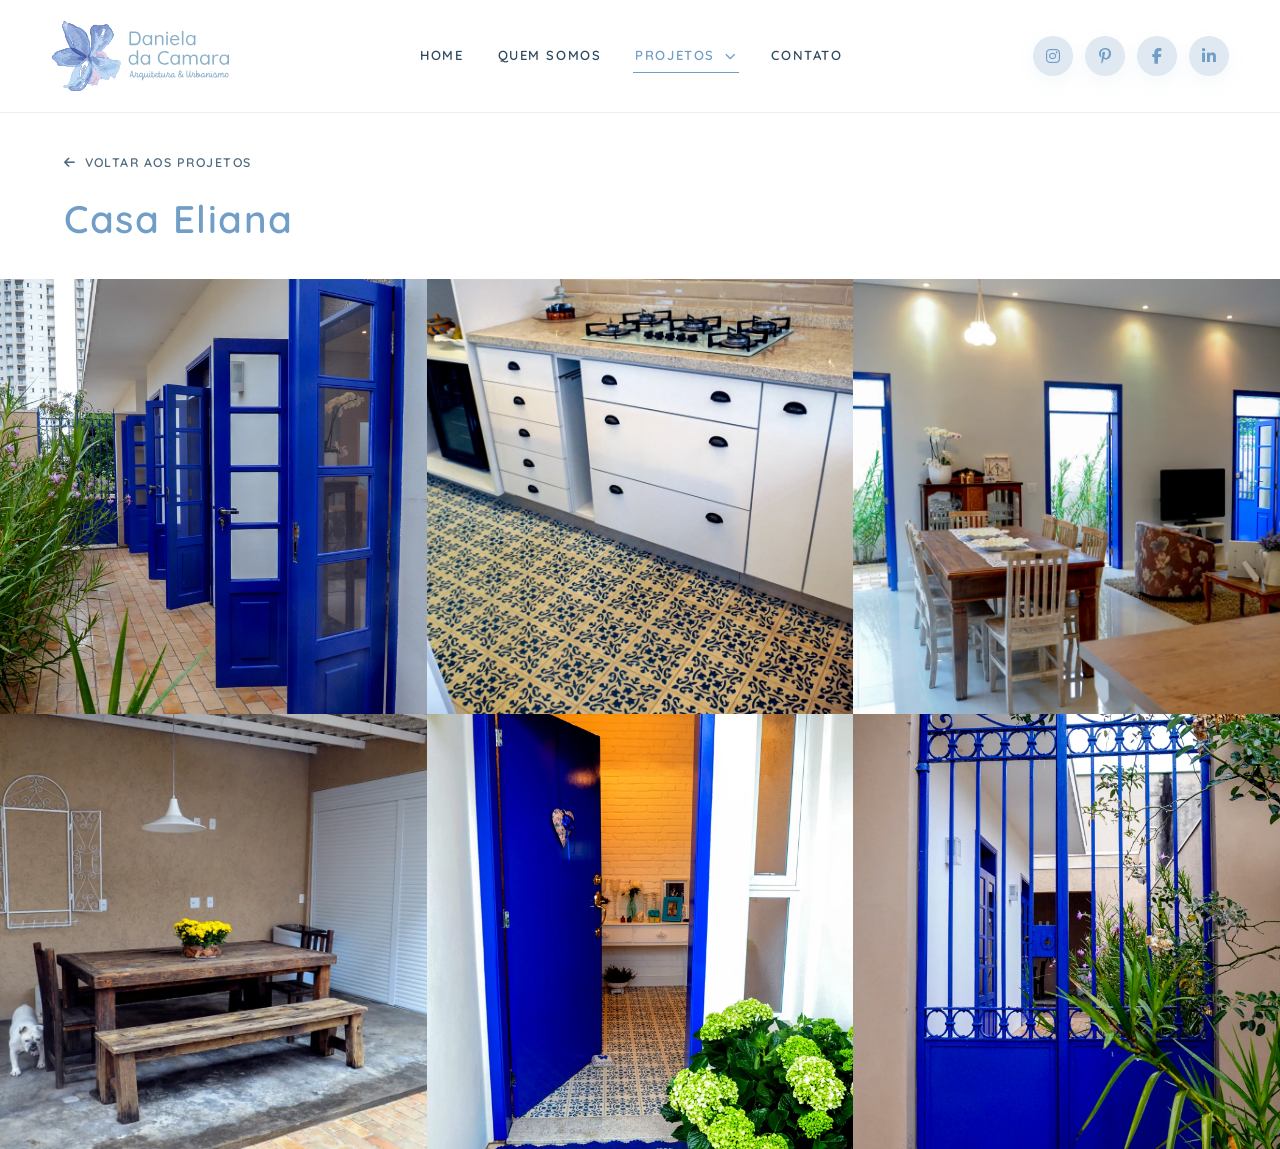
<file: projeto-casa-eliana.html>
<!DOCTYPE html>
<html lang="pt-BR">
<head>
  <meta charset="UTF-8" />
  <meta name="viewport" content="width=device-width, initial-scale=1.0" />
  <title>Casa Eliana | Daniela da Camara</title>
  <meta name="description" content="Galeria do projeto Casa Eliana, assinado por Daniela da Camara." />
  <link rel="icon" href="./assets/flor.svg" type="image/svg+xml" />

  <link rel="preconnect" href="https://fonts.googleapis.com">
  <link rel="preconnect" href="https://fonts.gstatic.com" crossorigin>
  <link href="https://fonts.googleapis.com/css2?family=Quicksand:wght@300;400;500;600;700&display=swap" rel="stylesheet" />
  <link rel="stylesheet" href="https://cdnjs.cloudflare.com/ajax/libs/font-awesome/6.5.2/css/all.min.css" />
  <link rel="stylesheet" href="style.css" />
</head>
<body>
  <header class="site-header">
    <div class="header-container">
      <a href="index.html" class="logo" aria-label="Ir para a página inicial">
        <img src="./assets/3.svg" alt="Daniela da Camara" class="logo-image">
      </a>

      <nav class="main-nav" id="mainNav" aria-label="Menu principal">
        <ul class="nav-list">
          <li><a href="index.html" class="nav-link">Home</a></li>
          <li><a href="quem-somos.html" class="nav-link">Quem Somos</a></li>

          <li class="has-submenu" id="projectsMenu">
            <button class="submenu-toggle nav-button active" id="submenuToggle" type="button" aria-expanded="false" aria-controls="projectsSubmenu">
              Projetos
              <i class="fa-solid fa-chevron-down"></i>
            </button>
            <ul class="submenu" id="projectsSubmenu">
              <li><a href="projetos.html">Todos</a></li>
              <li><a href="projetos.html?categoria=residenciais">Residenciais</a></li>
              <li><a href="projetos.html?categoria=corporativos">Corporativos</a></li>
              <li><a href="projetos.html?categoria=interiores">Interiores</a></li>
            </ul>
          </li>

          <li><a href="contato.html" class="nav-link">Contato</a></li>
        </ul>
      </nav>

      <div class="header-right">
        <div class="social-links">
          <a href="https://www.instagram.com/danieladacamaraarquitetura/" target="_blank" rel="noopener noreferrer" aria-label="Instagram"><i class="fa-brands fa-instagram" aria-hidden="true"></i></a>
          <a href="https://www.pinterest.com/danicamaraarquitetura/" target="_blank" rel="noopener noreferrer" aria-label="Pinterest"><i class="fa-brands fa-pinterest-p" aria-hidden="true"></i></a>
          <a href="https://www.facebook.com/share/18vopfFnv1/?mibextid=wwXIfr" target="_blank" rel="noopener noreferrer" aria-label="Facebook"><i class="fa-brands fa-facebook-f" aria-hidden="true"></i></a>
          <a href="https://www.linkedin.com/company/daniela-da-camara-arquitetura-urbanismo/?viewAsMember=true" target="_blank" rel="noopener noreferrer" aria-label="LinkedIn"><i class="fa-brands fa-linkedin-in" aria-hidden="true"></i></a>
        </div>

        <button class="menu-toggle" id="menuToggle" aria-label="Abrir menu" aria-expanded="false">
          <span></span>
          <span></span>
        </button>
      </div>
    </div>
  </header>

  <main class="gallery-page-main">
    <section class="project-detail-header">
      <a href="projetos.html" class="project-back"><i class="fa-solid fa-arrow-left" aria-hidden="true"></i> Voltar aos projetos</a>
      <h1>Casa Eliana</h1>
    </section>
    <section class="projects-grid projects-grid-projects">
      <article class="project-tile project-card is-single">
        <div class="project-tile-image">
          <img src="./assets/galeria/casa-eliana-04.webp" loading="lazy" decoding="async" alt="Casa Eliana — foto 1">
        </div>
      </article>
      <article class="project-tile project-card is-single">
        <div class="project-tile-image">
          <img src="./assets/galeria/casa-eliana-01.webp" loading="lazy" decoding="async" alt="Casa Eliana — foto 2">
        </div>
      </article>
      <article class="project-tile project-card is-single">
        <div class="project-tile-image">
          <img src="./assets/galeria/casa-eliana-02.webp" loading="lazy" decoding="async" alt="Casa Eliana — foto 3">
        </div>
      </article>
      <article class="project-tile project-card is-single">
        <div class="project-tile-image">
          <img src="./assets/galeria/casa-eliana-03.webp" loading="lazy" decoding="async" alt="Casa Eliana — foto 4">
        </div>
      </article>
      <article class="project-tile project-card is-single">
        <div class="project-tile-image">
          <img src="./assets/galeria/casa-eliana-05.webp" loading="lazy" decoding="async" alt="Casa Eliana — foto 5">
        </div>
      </article>
      <article class="project-tile project-card is-single">
        <div class="project-tile-image">
          <img src="./assets/galeria/casa-eliana-06.webp" loading="lazy" decoding="async" alt="Casa Eliana — foto 6">
        </div>
      </article>
    </section>
  </main>

  <script src="script.js"></script>
</body>
</html>
</file>
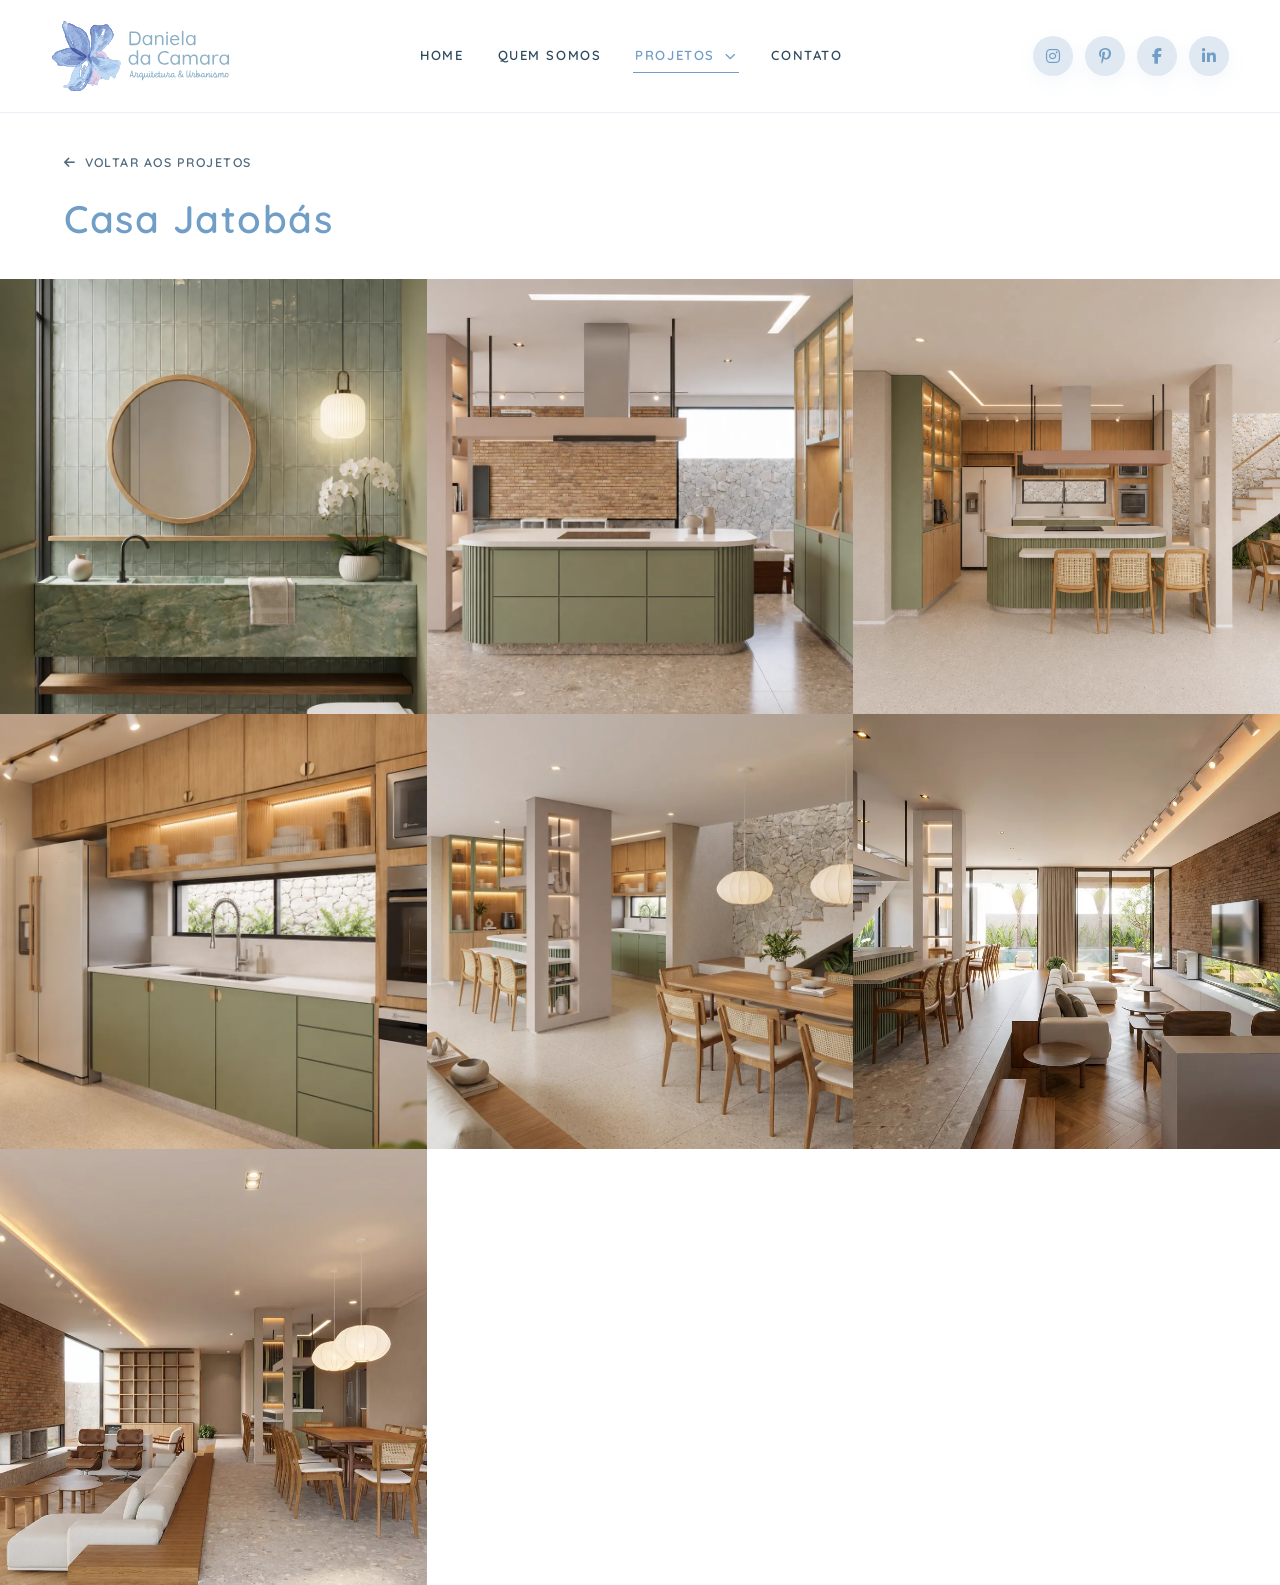
<file: projeto-casa-jatobas.html>
<!DOCTYPE html>
<html lang="pt-BR">
<head>
  <meta charset="UTF-8" />
  <meta name="viewport" content="width=device-width, initial-scale=1.0" />
  <title>Casa Jatobás | Daniela da Camara</title>
  <meta name="description" content="Galeria do projeto Casa Jatobás, assinado por Daniela da Camara." />
  <link rel="icon" href="./assets/flor.svg" type="image/svg+xml" />

  <link rel="preconnect" href="https://fonts.googleapis.com">
  <link rel="preconnect" href="https://fonts.gstatic.com" crossorigin>
  <link href="https://fonts.googleapis.com/css2?family=Quicksand:wght@300;400;500;600;700&display=swap" rel="stylesheet" />
  <link rel="stylesheet" href="https://cdnjs.cloudflare.com/ajax/libs/font-awesome/6.5.2/css/all.min.css" />
  <link rel="stylesheet" href="style.css" />
</head>
<body>
  <header class="site-header">
    <div class="header-container">
      <a href="index.html" class="logo" aria-label="Ir para a página inicial">
        <img src="./assets/3.svg" alt="Daniela da Camara" class="logo-image">
      </a>

      <nav class="main-nav" id="mainNav" aria-label="Menu principal">
        <ul class="nav-list">
          <li><a href="index.html" class="nav-link">Home</a></li>
          <li><a href="quem-somos.html" class="nav-link">Quem Somos</a></li>

          <li class="has-submenu" id="projectsMenu">
            <button class="submenu-toggle nav-button active" id="submenuToggle" type="button" aria-expanded="false" aria-controls="projectsSubmenu">
              Projetos
              <i class="fa-solid fa-chevron-down"></i>
            </button>
            <ul class="submenu" id="projectsSubmenu">
              <li><a href="projetos.html">Todos</a></li>
              <li><a href="projetos.html?categoria=residenciais">Residenciais</a></li>
              <li><a href="projetos.html?categoria=corporativos">Corporativos</a></li>
              <li><a href="projetos.html?categoria=interiores">Interiores</a></li>
            </ul>
          </li>

          <li><a href="contato.html" class="nav-link">Contato</a></li>
        </ul>
      </nav>

      <div class="header-right">
        <div class="social-links">
          <a href="https://www.instagram.com/danieladacamaraarquitetura/" target="_blank" rel="noopener noreferrer" aria-label="Instagram"><i class="fa-brands fa-instagram" aria-hidden="true"></i></a>
          <a href="https://www.pinterest.com/danicamaraarquitetura/" target="_blank" rel="noopener noreferrer" aria-label="Pinterest"><i class="fa-brands fa-pinterest-p" aria-hidden="true"></i></a>
          <a href="https://www.facebook.com/share/18vopfFnv1/?mibextid=wwXIfr" target="_blank" rel="noopener noreferrer" aria-label="Facebook"><i class="fa-brands fa-facebook-f" aria-hidden="true"></i></a>
          <a href="https://www.linkedin.com/company/daniela-da-camara-arquitetura-urbanismo/?viewAsMember=true" target="_blank" rel="noopener noreferrer" aria-label="LinkedIn"><i class="fa-brands fa-linkedin-in" aria-hidden="true"></i></a>
        </div>

        <button class="menu-toggle" id="menuToggle" aria-label="Abrir menu" aria-expanded="false">
          <span></span>
          <span></span>
        </button>
      </div>
    </div>
  </header>

  <main class="gallery-page-main">
    <section class="project-detail-header">
      <a href="projetos.html" class="project-back"><i class="fa-solid fa-arrow-left" aria-hidden="true"></i> Voltar aos projetos</a>
      <h1>Casa Jatobás</h1>
    </section>
    <section class="projects-grid projects-grid-projects">
      <article class="project-tile project-card is-single">
        <div class="project-tile-image">
          <img src="./assets/galeria/casa-jatobas-01.webp" loading="lazy" decoding="async" alt="Casa Jatobás — foto 1">
        </div>
      </article>
      <article class="project-tile project-card is-single">
        <div class="project-tile-image">
          <img src="./assets/galeria/casa-jatobas-02.webp" loading="lazy" decoding="async" alt="Casa Jatobás — foto 2">
        </div>
      </article>
      <article class="project-tile project-card is-single">
        <div class="project-tile-image">
          <img src="./assets/galeria/casa-jatobas-03.webp" loading="lazy" decoding="async" alt="Casa Jatobás — foto 3">
        </div>
      </article>
      <article class="project-tile project-card is-single">
        <div class="project-tile-image">
          <img src="./assets/galeria/casa-jatobas-04.webp" loading="lazy" decoding="async" alt="Casa Jatobás — foto 4">
        </div>
      </article>
      <article class="project-tile project-card is-single">
        <div class="project-tile-image">
          <img src="./assets/galeria/casa-jatobas-05.webp" loading="lazy" decoding="async" alt="Casa Jatobás — foto 5">
        </div>
      </article>
      <article class="project-tile project-card is-single">
        <div class="project-tile-image">
          <img src="./assets/galeria/casa-jatobas-06.webp" loading="lazy" decoding="async" alt="Casa Jatobás — foto 6">
        </div>
      </article>
      <article class="project-tile project-card is-single">
        <div class="project-tile-image">
          <img src="./assets/galeria/casa-jatobas-07.webp" loading="lazy" decoding="async" alt="Casa Jatobás — foto 7">
        </div>
      </article>
    </section>
  </main>

  <script src="script.js"></script>
</body>
</html>
</file>
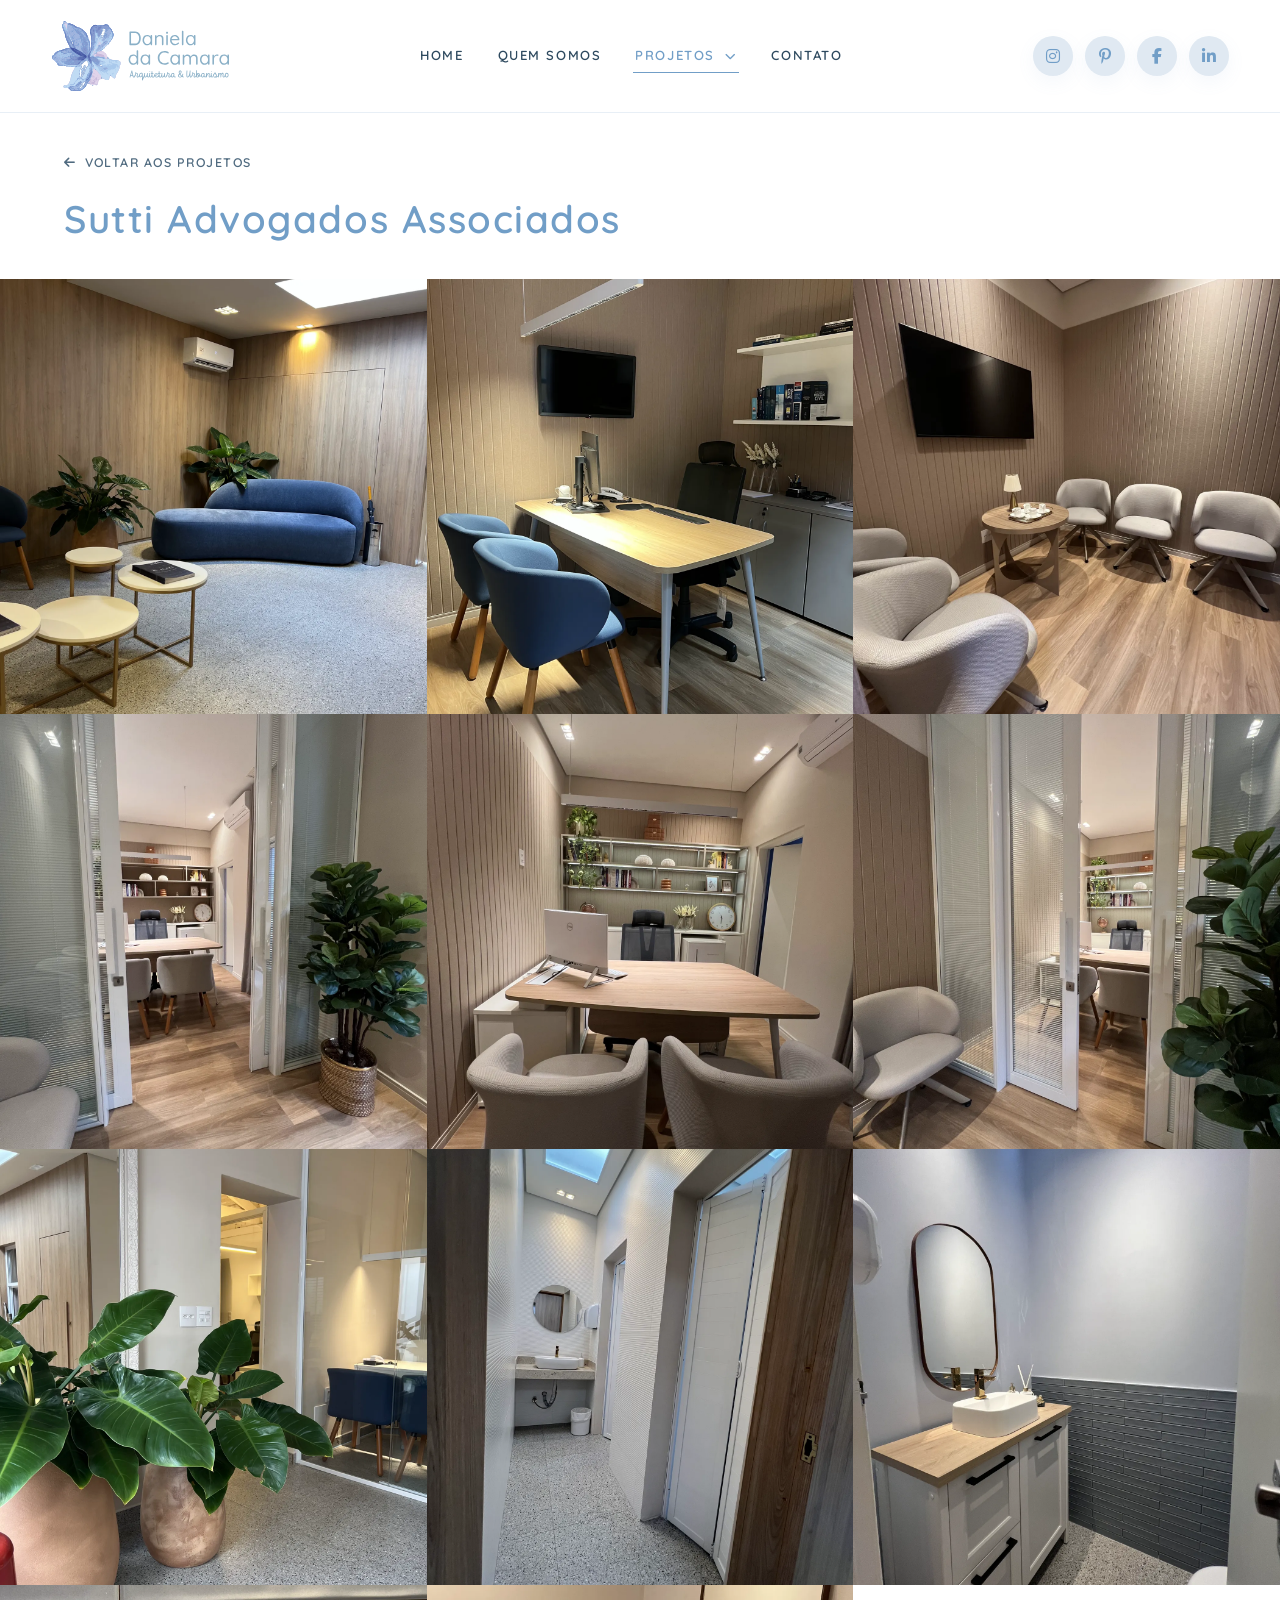
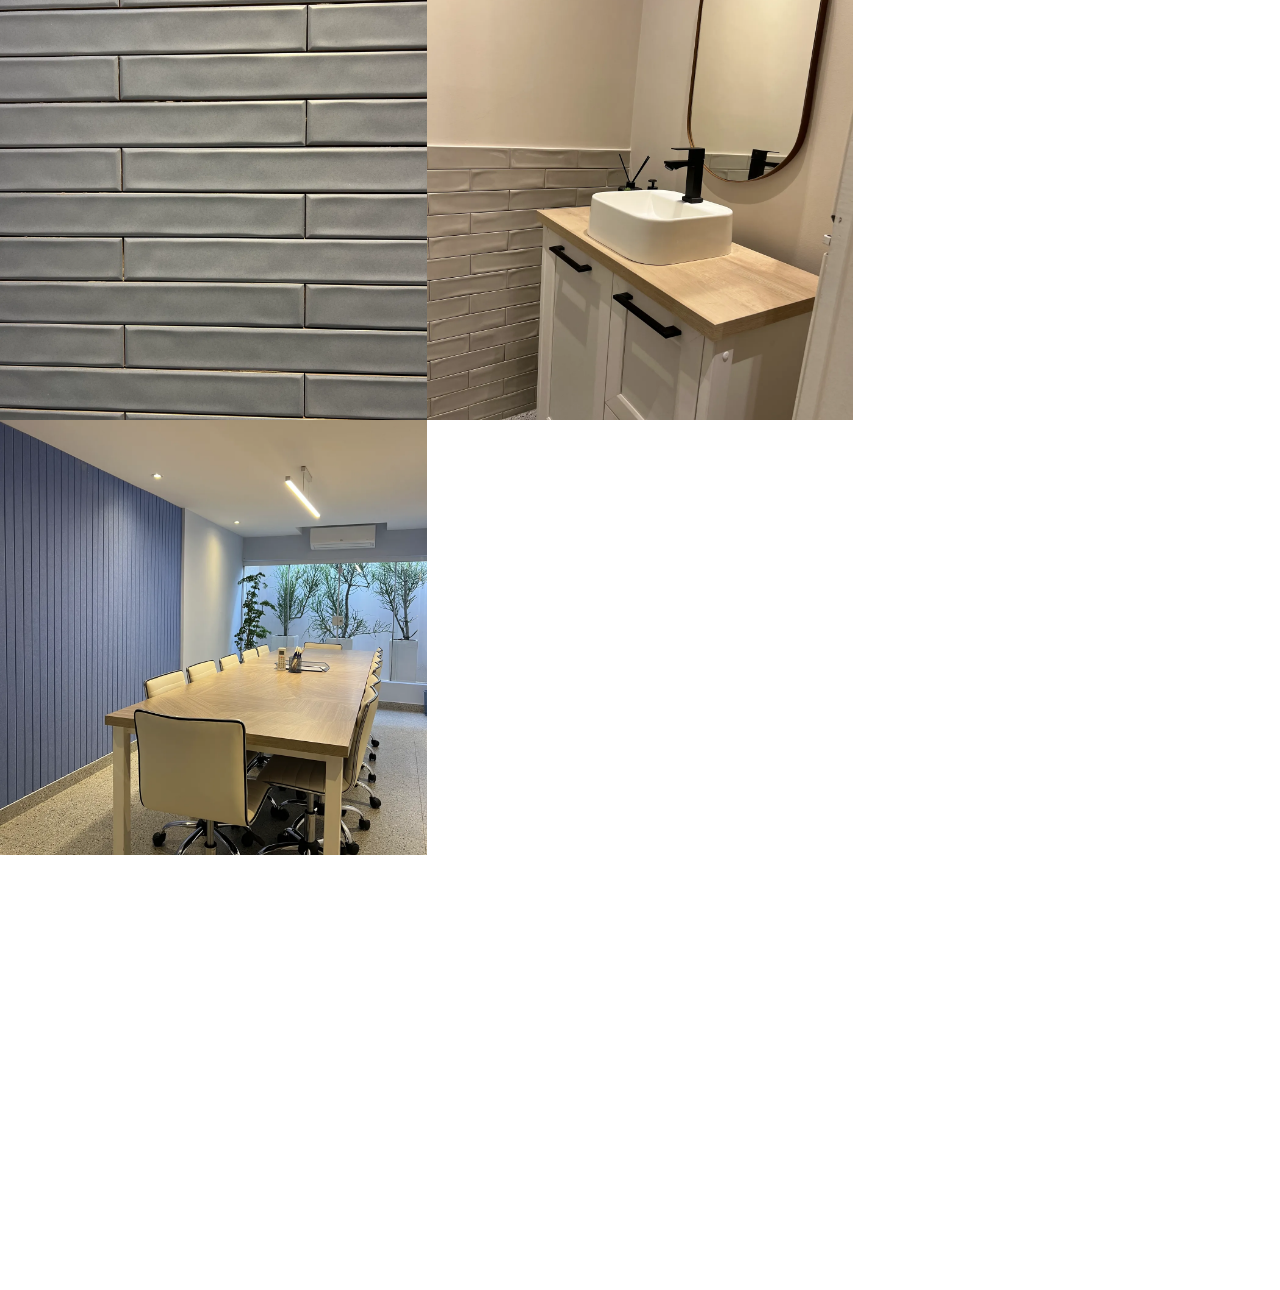
<file: projeto-sutti-advogados.html>
<!DOCTYPE html>
<html lang="pt-BR">
<head>
  <meta charset="UTF-8" />
  <meta name="viewport" content="width=device-width, initial-scale=1.0" />
  <title>Sutti Advogados Associados | Daniela da Camara</title>
  <meta name="description" content="Galeria do projeto Sutti Advogados Associados, assinado por Daniela da Camara." />
  <link rel="icon" href="./assets/flor.svg" type="image/svg+xml" />

  <link rel="preconnect" href="https://fonts.googleapis.com">
  <link rel="preconnect" href="https://fonts.gstatic.com" crossorigin>
  <link href="https://fonts.googleapis.com/css2?family=Quicksand:wght@300;400;500;600;700&display=swap" rel="stylesheet" />
  <link rel="stylesheet" href="https://cdnjs.cloudflare.com/ajax/libs/font-awesome/6.5.2/css/all.min.css" />
  <link rel="stylesheet" href="style.css" />
</head>
<body>
  <header class="site-header">
    <div class="header-container">
      <a href="index.html" class="logo" aria-label="Ir para a página inicial">
        <img src="./assets/3.svg" alt="Daniela da Camara" class="logo-image">
      </a>

      <nav class="main-nav" id="mainNav" aria-label="Menu principal">
        <ul class="nav-list">
          <li><a href="index.html" class="nav-link">Home</a></li>
          <li><a href="quem-somos.html" class="nav-link">Quem Somos</a></li>

          <li class="has-submenu" id="projectsMenu">
            <button class="submenu-toggle nav-button active" id="submenuToggle" type="button" aria-expanded="false" aria-controls="projectsSubmenu">
              Projetos
              <i class="fa-solid fa-chevron-down"></i>
            </button>
            <ul class="submenu" id="projectsSubmenu">
              <li><a href="projetos.html">Todos</a></li>
              <li><a href="projetos.html?categoria=residenciais">Residenciais</a></li>
              <li><a href="projetos.html?categoria=corporativos">Corporativos</a></li>
              <li><a href="projetos.html?categoria=interiores">Interiores</a></li>
            </ul>
          </li>

          <li><a href="contato.html" class="nav-link">Contato</a></li>
        </ul>
      </nav>

      <div class="header-right">
        <div class="social-links">
          <a href="https://www.instagram.com/danieladacamaraarquitetura/" target="_blank" rel="noopener noreferrer" aria-label="Instagram"><i class="fa-brands fa-instagram" aria-hidden="true"></i></a>
          <a href="https://www.pinterest.com/danicamaraarquitetura/" target="_blank" rel="noopener noreferrer" aria-label="Pinterest"><i class="fa-brands fa-pinterest-p" aria-hidden="true"></i></a>
          <a href="https://www.facebook.com/share/18vopfFnv1/?mibextid=wwXIfr" target="_blank" rel="noopener noreferrer" aria-label="Facebook"><i class="fa-brands fa-facebook-f" aria-hidden="true"></i></a>
          <a href="https://www.linkedin.com/company/daniela-da-camara-arquitetura-urbanismo/?viewAsMember=true" target="_blank" rel="noopener noreferrer" aria-label="LinkedIn"><i class="fa-brands fa-linkedin-in" aria-hidden="true"></i></a>
        </div>

        <button class="menu-toggle" id="menuToggle" aria-label="Abrir menu" aria-expanded="false">
          <span></span>
          <span></span>
        </button>
      </div>
    </div>
  </header>

  <main class="gallery-page-main">
    <section class="project-detail-header">
      <a href="projetos.html" class="project-back"><i class="fa-solid fa-arrow-left" aria-hidden="true"></i> Voltar aos projetos</a>
      <h1>Sutti Advogados Associados</h1>
    </section>
    <section class="projects-grid projects-grid-projects">
      <article class="project-tile project-card is-single">
        <div class="project-tile-image">
          <img src="./assets/galeria/sutti-advogados-13.webp" loading="lazy" decoding="async" alt="Sutti Advogados Associados — foto 1">
        </div>
      </article>
      <article class="project-tile project-card is-single">
        <div class="project-tile-image">
          <img src="./assets/galeria/sutti-advogados-01.webp" loading="lazy" decoding="async" alt="Sutti Advogados Associados — foto 2">
        </div>
      </article>
      <article class="project-tile project-card is-single">
        <div class="project-tile-image">
          <img src="./assets/galeria/sutti-advogados-02.webp" loading="lazy" decoding="async" alt="Sutti Advogados Associados — foto 3">
        </div>
      </article>
      <article class="project-tile project-card is-single">
        <div class="project-tile-image">
          <img src="./assets/galeria/sutti-advogados-03.webp" loading="lazy" decoding="async" alt="Sutti Advogados Associados — foto 4">
        </div>
      </article>
      <article class="project-tile project-card is-single">
        <div class="project-tile-image">
          <img src="./assets/galeria/sutti-advogados-04.webp" loading="lazy" decoding="async" alt="Sutti Advogados Associados — foto 5">
        </div>
      </article>
      <article class="project-tile project-card is-single">
        <div class="project-tile-image">
          <img src="./assets/galeria/sutti-advogados-05.webp" loading="lazy" decoding="async" alt="Sutti Advogados Associados — foto 6">
        </div>
      </article>
      <article class="project-tile project-card is-single">
        <div class="project-tile-image">
          <img src="./assets/galeria/sutti-advogados-06.webp" loading="lazy" decoding="async" alt="Sutti Advogados Associados — foto 7">
        </div>
      </article>
      <article class="project-tile project-card is-single">
        <div class="project-tile-image">
          <img src="./assets/galeria/sutti-advogados-07.webp" loading="lazy" decoding="async" alt="Sutti Advogados Associados — foto 8">
        </div>
      </article>
      <article class="project-tile project-card is-single">
        <div class="project-tile-image">
          <img src="./assets/galeria/sutti-advogados-08.webp" loading="lazy" decoding="async" alt="Sutti Advogados Associados — foto 9">
        </div>
      </article>
      <article class="project-tile project-card is-single">
        <div class="project-tile-image">
          <img src="./assets/galeria/sutti-advogados-09.webp" loading="lazy" decoding="async" alt="Sutti Advogados Associados — foto 10">
        </div>
      </article>
      <article class="project-tile project-card is-single">
        <div class="project-tile-image">
          <img src="./assets/galeria/sutti-advogados-10.webp" loading="lazy" decoding="async" alt="Sutti Advogados Associados — foto 11">
        </div>
      </article>
      <article class="project-tile project-card is-single">
        <div class="project-tile-image">
          <img src="./assets/galeria/sutti-advogados-11.webp" loading="lazy" decoding="async" alt="Sutti Advogados Associados — foto 12">
        </div>
      </article>
      <article class="project-tile project-card is-single">
        <div class="project-tile-image">
          <img src="./assets/galeria/sutti-advogados-12.webp" loading="lazy" decoding="async" alt="Sutti Advogados Associados — foto 13">
        </div>
      </article>
      <article class="project-tile project-card is-single">
        <div class="project-tile-image">
          <img src="./assets/galeria/sutti-advogados-14.webp" loading="lazy" decoding="async" alt="Sutti Advogados Associados — foto 14">
        </div>
      </article>
      <article class="project-tile project-card is-single">
        <div class="project-tile-image">
          <img src="./assets/galeria/sutti-advogados-15.webp" loading="lazy" decoding="async" alt="Sutti Advogados Associados — foto 15">
        </div>
      </article>
      <article class="project-tile project-card is-single">
        <div class="project-tile-image">
          <img src="./assets/galeria/sutti-advogados-16.webp" loading="lazy" decoding="async" alt="Sutti Advogados Associados — foto 16">
        </div>
      </article>
    </section>
  </main>

  <script src="script.js"></script>
</body>
</html>
</file>
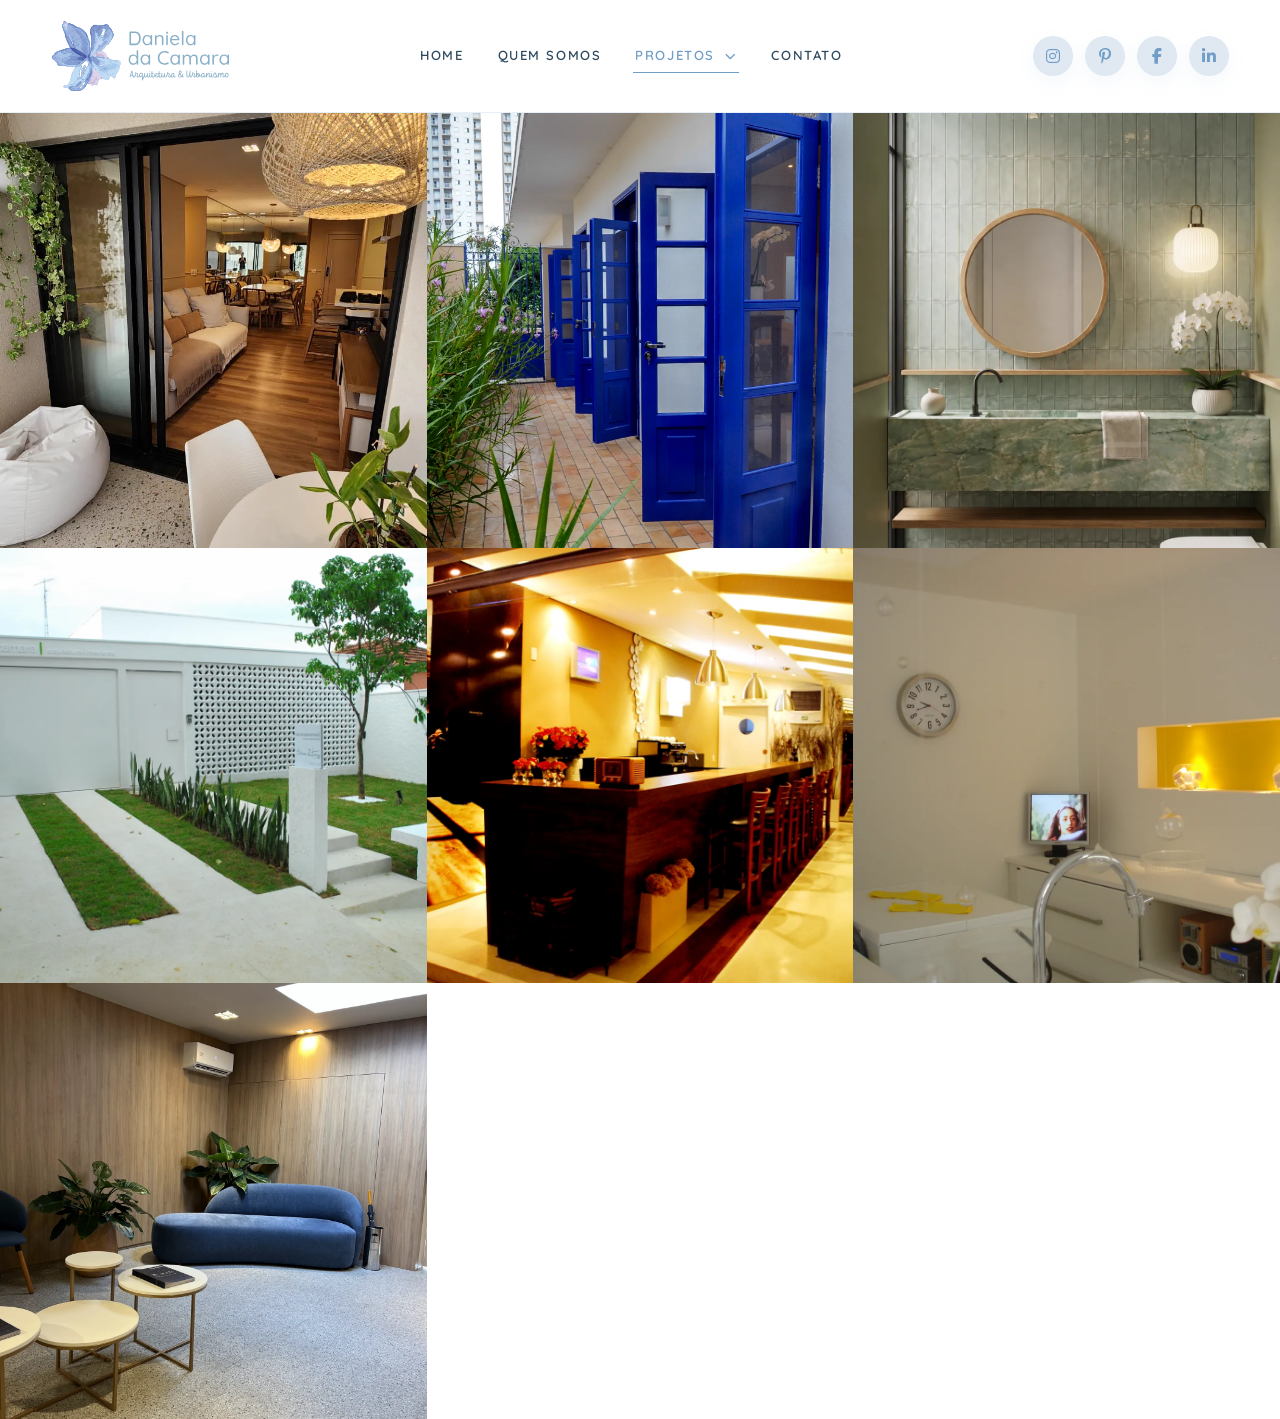
<file: projetos.html>
<!DOCTYPE html>
<html lang="pt-BR">
<head>
  <meta charset="UTF-8" />
  <meta name="viewport" content="width=device-width, initial-scale=1.0" />
  <title>Projetos | Daniela da Camara</title>
  <meta name="description" content="Portfólio de projetos de arquitetura e interiores de Daniela da Camara: residenciais, corporativos e interiores com identidade e propósito." />
  <link rel="icon" href="./assets/flor.svg" type="image/svg+xml" />

  <link rel="preconnect" href="https://fonts.googleapis.com">
  <link rel="preconnect" href="https://fonts.gstatic.com" crossorigin>
  <link href="https://fonts.googleapis.com/css2?family=Quicksand:wght@300;400;500;600;700&display=swap" rel="stylesheet" />
  <link rel="stylesheet" href="https://cdnjs.cloudflare.com/ajax/libs/font-awesome/6.5.2/css/all.min.css" />
  <link rel="stylesheet" href="style.css" />
</head>
<body>
  <header class="site-header">
    <div class="header-container">
      <a href="index.html" class="logo" aria-label="Ir para a página inicial">
        <img src="./assets/3.svg" alt="Daniela da Camara" class="logo-image">
      </a>

      <nav class="main-nav" id="mainNav" aria-label="Menu principal">
        <ul class="nav-list">
          <li><a href="index.html" class="nav-link">Home</a></li>
          <li><a href="quem-somos.html" class="nav-link">Quem Somos</a></li>

          <li class="has-submenu" id="projectsMenu">
            <button class="submenu-toggle nav-button active" id="submenuToggle" type="button" aria-expanded="false" aria-controls="projectsSubmenu">
              Projetos
              <i class="fa-solid fa-chevron-down"></i>
            </button>
            <ul class="submenu" id="projectsSubmenu">
              <li><a href="projetos.html">Todos</a></li>
              <li><a href="projetos.html?categoria=residenciais">Residenciais</a></li>
              <li><a href="projetos.html?categoria=corporativos">Corporativos</a></li>
              <li><a href="projetos.html?categoria=interiores">Interiores</a></li>
            </ul>
          </li>

          <li><a href="contato.html" class="nav-link">Contato</a></li>
        </ul>
      </nav>

      <div class="header-right">
        <div class="social-links">
          <a href="https://www.instagram.com/danieladacamaraarquitetura/" target="_blank" rel="noopener noreferrer" aria-label="Instagram"><i class="fa-brands fa-instagram" aria-hidden="true"></i></a>
          <a href="https://www.pinterest.com/danicamaraarquitetura/" target="_blank" rel="noopener noreferrer" aria-label="Pinterest"><i class="fa-brands fa-pinterest-p" aria-hidden="true"></i></a>
          <a href="https://www.facebook.com/share/18vopfFnv1/?mibextid=wwXIfr" target="_blank" rel="noopener noreferrer" aria-label="Facebook"><i class="fa-brands fa-facebook-f" aria-hidden="true"></i></a>
          <a href="https://www.linkedin.com/company/daniela-da-camara-arquitetura-urbanismo/?viewAsMember=true" target="_blank" rel="noopener noreferrer" aria-label="LinkedIn"><i class="fa-brands fa-linkedin-in" aria-hidden="true"></i></a>
        </div>

        <button class="menu-toggle" id="menuToggle" aria-label="Abrir menu" aria-expanded="false">
          <span></span>
          <span></span>
        </button>
      </div>
    </div>
  </header>

  <main class="gallery-page-main">
    <section class="projects-grid projects-grid-projects" id="projetos">
    <article class="project-tile project-card" data-category="residenciais">
      <a href="projeto-apartamento-terraco-vila-bela.html" class="project-tile-link" aria-label="Ver projeto Apartamento - Terraço Vila Bela">
        <div class="project-tile-image">
          <img src="./assets/galeria/apartamento-terraco-vila-bela-12.webp" loading="lazy" decoding="async" alt="Apartamento - Terraço Vila Bela — Daniela da Camara">
        </div>
        <div class="project-tile-overlay">
          <h2>Apartamento - Terraço Vila Bela</h2>
        </div>
      </a>
    </article>
    <article class="project-tile project-card" data-category="residenciais">
      <a href="projeto-casa-eliana.html" class="project-tile-link" aria-label="Ver projeto Casa Eliana">
        <div class="project-tile-image">
          <img src="./assets/galeria/casa-eliana-04.webp" loading="lazy" decoding="async" alt="Casa Eliana — Daniela da Camara">
        </div>
        <div class="project-tile-overlay">
          <h2>Casa Eliana</h2>
        </div>
      </a>
    </article>
    <article class="project-tile project-card" data-category="residenciais">
      <a href="projeto-casa-jatobas.html" class="project-tile-link" aria-label="Ver projeto Casa Jatobás">
        <div class="project-tile-image">
          <img src="./assets/galeria/casa-jatobas-01.webp" loading="lazy" decoding="async" alt="Casa Jatobás — Daniela da Camara">
        </div>
        <div class="project-tile-overlay">
          <h2>Casa Jatobás</h2>
        </div>
      </a>
    </article>
    <article class="project-tile project-card" data-category="interiores">
      <div class="project-tile-image">
        <img src="./assets/galeria/interiores-01.webp" loading="lazy" decoding="async" alt="Casa Messina — Daniela da Camara">
      </div>
      <div class="project-tile-overlay">
        <h2>Casa Messina</h2>
      </div>
    </article>
    <article class="project-tile project-card" data-category="interiores">
      <div class="project-tile-image">
        <img src="./assets/galeria/interiores-03.webp" loading="lazy" decoding="async" alt="Café Decor — Daniela da Camara">
      </div>
      <div class="project-tile-overlay">
        <h2>Café Decor</h2>
      </div>
    </article>
    <article class="project-tile project-card" data-category="interiores">
      <div class="project-tile-image">
        <img src="./assets/galeria/interiores-04.webp" loading="lazy" decoding="async" alt="Lavanderia - Jundiaí Decor — Daniela da Camara">
      </div>
      <div class="project-tile-overlay">
        <h2>Lavanderia - Jundiaí Decor</h2>
      </div>
    </article>
    <article class="project-tile project-card" data-category="corporativos">
      <a href="projeto-sutti-advogados.html" class="project-tile-link" aria-label="Ver projeto Sutti Advogados Associados">
        <div class="project-tile-image">
          <img src="./assets/galeria/sutti-advogados-13.webp" loading="lazy" decoding="async" alt="Sutti Advogados Associados — Daniela da Camara">
        </div>
        <div class="project-tile-overlay">
          <h2>Sutti Advogados Associados</h2>
        </div>
      </a>
    </article>
  </section>
  </main>

  <script src="script.js"></script>
</body>
</html>
</file>
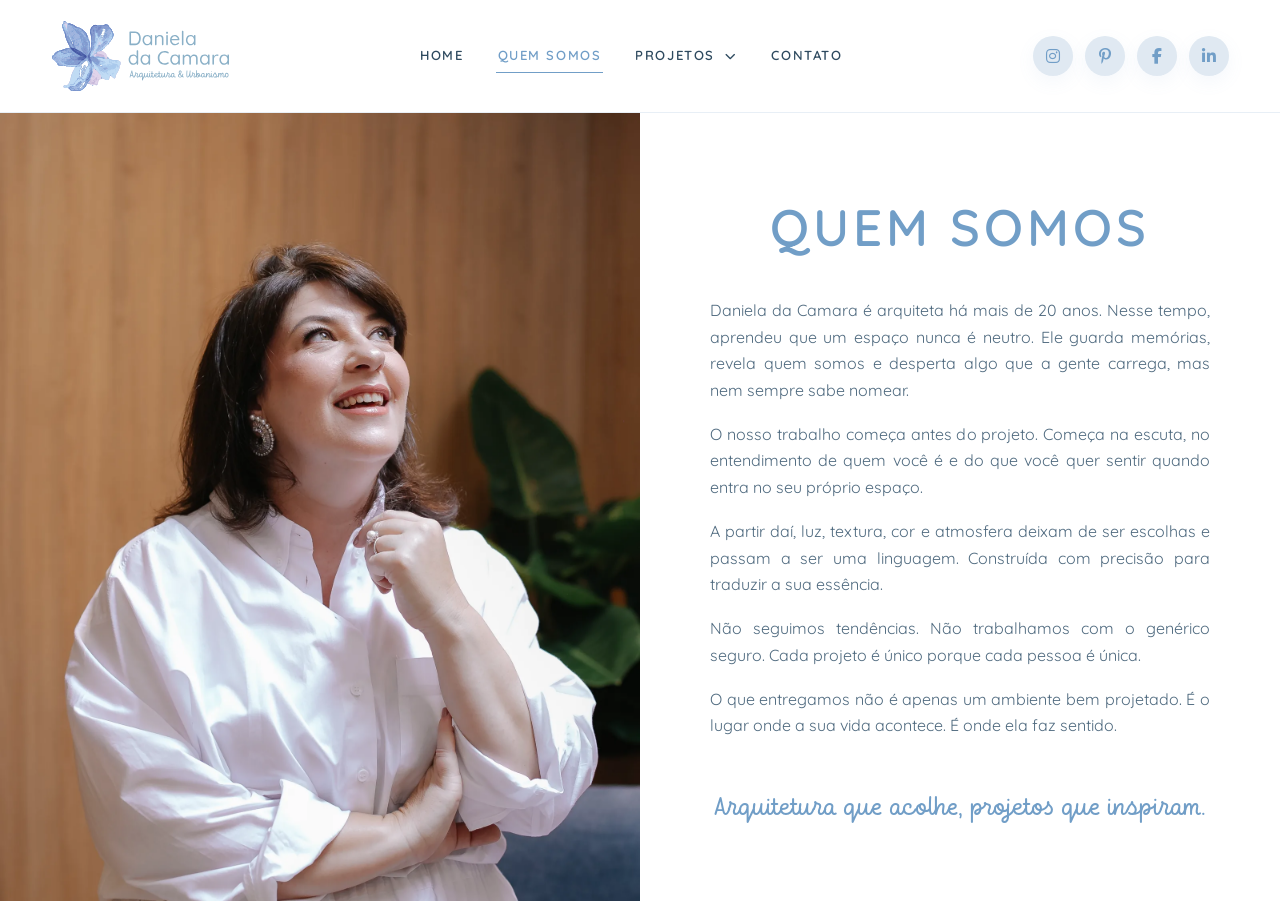
<file: quem-somos.html>
<!DOCTYPE html>
<html lang="pt-BR">
<head>
  <meta charset="UTF-8" />
  <meta name="viewport" content="width=device-width, initial-scale=1.0" />
  <title>Quem Somos | Daniela da Camara</title>
  <meta name="description" content="Há mais de 20 anos, Daniela da Camara cria espaços únicos que traduzem a essência de cada cliente. Conheça nossa filosofia de trabalho." />
  <link rel="icon" href="./assets/flor.svg" type="image/svg+xml" />

  <link rel="preconnect" href="https://fonts.googleapis.com">
  <link rel="preconnect" href="https://fonts.gstatic.com" crossorigin>
  <link href="https://fonts.googleapis.com/css2?family=Quicksand:wght@300;400;500;600;700&display=swap" rel="stylesheet" />
  <link rel="stylesheet" href="https://cdnjs.cloudflare.com/ajax/libs/font-awesome/6.5.2/css/all.min.css" />
  <link rel="stylesheet" href="style.css" />
</head>
<body>
  <header class="site-header">
    <div class="header-container">
      <a href="index.html" class="logo" aria-label="Ir para a página inicial">
        <img src="./assets/3.svg" alt="Daniela da Camara" class="logo-image">
      </a>

      <nav class="main-nav" id="mainNav" aria-label="Menu principal">
        <ul class="nav-list">
          <li><a href="index.html" class="nav-link">Home</a></li>
          <li><a href="quem-somos.html" class="nav-link active">Quem Somos</a></li>

          <li class="has-submenu" id="projectsMenu">
            <button class="submenu-toggle nav-button" id="submenuToggle" type="button" aria-expanded="false" aria-controls="projectsSubmenu">
              Projetos
              <i class="fa-solid fa-chevron-down"></i>
            </button>
            <ul class="submenu" id="projectsSubmenu">
              <li><a href="projetos.html">Todos</a></li>
              <li><a href="projetos.html?categoria=residenciais">Residenciais</a></li>
              <li><a href="projetos.html?categoria=corporativos">Corporativos</a></li>
              <li><a href="projetos.html?categoria=interiores">Interiores</a></li>
            </ul>
          </li>

          <li><a href="contato.html" class="nav-link">Contato</a></li>
        </ul>
      </nav>

      <div class="header-right">
        <div class="social-links">
          <a href="https://www.instagram.com/danieladacamaraarquitetura/" target="_blank" rel="noopener noreferrer" aria-label="Instagram"><i class="fa-brands fa-instagram" aria-hidden="true"></i></a>
          <a href="https://www.pinterest.com/danicamaraarquitetura/" target="_blank" rel="noopener noreferrer" aria-label="Pinterest"><i class="fa-brands fa-pinterest-p" aria-hidden="true"></i></a>
          <a href="https://www.facebook.com/share/18vopfFnv1/?mibextid=wwXIfr" target="_blank" rel="noopener noreferrer" aria-label="Facebook"><i class="fa-brands fa-facebook-f" aria-hidden="true"></i></a>
          <a href="https://www.linkedin.com/company/daniela-da-camara-arquitetura-urbanismo/?viewAsMember=true" target="_blank" rel="noopener noreferrer" aria-label="LinkedIn"><i class="fa-brands fa-linkedin-in" aria-hidden="true"></i></a>
        </div>

        <button class="menu-toggle" id="menuToggle" aria-label="Abrir menu" aria-expanded="false">
          <span></span>
          <span></span>
        </button>
      </div>
    </div>
  </header>

  <main class="about-page-main">
    <section class="about-split-layout">
      <div class="about-split-image">
        <img src="./assets/quem-somos.webp" alt="Projeto de arquitetura assinado por Daniela da Camara" decoding="async">
      </div>

      <div class="about-split-text">
        <div class="about-split-inner">
          <h1>QUEM SOMOS</h1>

          <p>Daniela da Camara é arquiteta há mais de 20 anos. Nesse tempo, aprendeu que um espaço nunca é neutro. Ele guarda memórias, revela quem somos e desperta algo que a gente carrega, mas nem sempre sabe nomear.</p>

          <p>O nosso trabalho começa antes do projeto. Começa na escuta, no entendimento de quem você é e do que você quer sentir quando entra no seu próprio espaço.</p>

          <p>A partir daí, luz, textura, cor e atmosfera deixam de ser escolhas e passam a ser uma linguagem. Construída com precisão para traduzir a sua essência.</p>

          <p>Não seguimos tendências. Não trabalhamos com o genérico seguro. Cada projeto é único porque cada pessoa é única.</p>

          <p>O que entregamos não é apenas um ambiente bem projetado. É o lugar onde a sua vida acontece. É onde ela faz sentido.</p>

          <p class="about-tagline">Arquitetura que acolhe, projetos que inspiram.</p>
        </div>
      </div>
    </section>
  </main>

  <script src="script.js"></script>
</body>
</html>
</file>
<file: style.css>
:root {
  --white: #FFFFFF;
  --blue-100: #e0e9f2;
  --blue-200: #c2d0dd;
  --blue-400: #8ab0c7;
  --blue-500: #719ec7;

  --bg: var(--white);
  --bg-soft: var(--blue-100);
  --title: var(--blue-500);
  --text: #2e4a5f;
  --text-soft: #4f6a7f;
  --line: rgba(113, 158, 199, 0.16);

  --container: 1320px;
  --radius-xl: 34px;
  --radius-lg: 26px;
  --radius-md: 18px;

  --shadow-soft: 0 18px 50px rgba(113, 158, 199, 0.12);
  --shadow-card: 0 10px 30px rgba(113, 158, 199, 0.08);

  --transition-fast: 0.22s ease;
  --transition: 0.32s cubic-bezier(0.22, 1, 0.36, 1);

  --header-height: 112px;
}

* {
  margin: 0;
  padding: 0;
  box-sizing: border-box;
}

html {
  scroll-behavior: smooth;
}

body {
  font-family: "Quicksand", sans-serif;
  background: var(--bg);
  color: var(--text);
  line-height: 1.65;
  -webkit-font-smoothing: antialiased;
  text-rendering: optimizeLegibility;
  overflow-x: hidden;
}

img {
  display: block;
  width: 100%;
}

a {
  color: inherit;
  text-decoration: none;
}

button,
input,
textarea {
  font: inherit;
}

button {
  border: none;
  background: none;
  cursor: pointer;
}

a,
button,
img,
.nav-link,
.nav-button,
.social-links a,
.logo {
  -webkit-tap-highlight-color: transparent;
}

.nav-link:focus,
.nav-button:focus,
.social-links a:focus,
.menu-toggle:focus {
  outline: none;
}

.nav-link:focus-visible,
.nav-button:focus-visible,
.social-links a:focus-visible,
.menu-toggle:focus-visible {
  outline: 1px solid rgba(113, 158, 199, 0.5);
  outline-offset: 4px;
}

.site-header,
.header-container,
.nav-list,
.nav-list > li,
.nav-link,
.nav-button,
.logo,
.logo-image,
.social-links a,
.submenu {
  backface-visibility: hidden;
  -webkit-backface-visibility: hidden;
  transform: translateZ(0);
}

/* HEADER */
.site-header {
  position: sticky;
  top: 0;
  z-index: 1200;
  background: rgba(255, 255, 255, 0.94);
  backdrop-filter: blur(16px);
  border-bottom: 1px solid var(--line);
}

.header-container {
  width: 100%;
  padding: 0 clamp(20px, 4vw, 64px);
  min-height: var(--header-height);
  margin: 0 auto;
  display: grid;
  grid-template-columns: auto 1fr auto;
  align-items: center;
  gap: 40px;
}

.logo {
  display: inline-flex;
  align-items: center;
  white-space: nowrap;
  line-height: 1;
  flex-shrink: 0;
}

.logo-image {
  display: block;
  width: auto;
  height: 72px;
  max-width: 320px;
  object-fit: contain;
}

.main-nav {
  display: flex;
  justify-content: center;
  min-width: 0;
}

.nav-list {
  list-style: none;
  display: flex;
  align-items: center;
  gap: 30px;
}

.nav-list > li {
  display: flex;
  align-items: center;
  position: relative;
}

.nav-link,
.nav-button,
.submenu a {
  color: var(--text);
  font-size: 0.82rem;
  font-weight: 600;
  text-transform: uppercase;
  letter-spacing: 0.12em;
}

.nav-link,
.nav-button {
  position: relative;
  display: inline-flex;
  align-items: center;
  justify-content: center;
  min-height: 46px;
  padding: 0 2px;
  transition:
    color var(--transition-fast),
    opacity var(--transition-fast);
}

.nav-link::after,
.nav-button::after {
  content: "";
  position: absolute;
  left: 0;
  bottom: 6px;
  width: 100%;
  height: 1px;
  background: var(--blue-500);
  transform: scaleX(0);
  transform-origin: center;
  transition: transform var(--transition-fast);
  pointer-events: none;
}

.nav-link:hover,
.nav-button:hover,
.submenu a:hover,
.nav-link.active,
.nav-button.active {
  color: var(--blue-500);
}

.nav-link:hover::after,
.nav-button:hover::after,
.nav-link.active::after,
.nav-button.active::after,
.has-submenu.open .nav-button::after {
  transform: scaleX(1);
}

.has-submenu {
  position: relative;
}

.nav-button {
  gap: 10px;
}

.nav-button i {
  font-size: 0.68rem;
  transition: transform var(--transition-fast);
}

.has-submenu.open .nav-button i {
  transform: rotate(180deg);
}

.submenu {
  list-style: none;
  position: absolute;
  left: 50%;
  top: calc(100% + 14px);
  transform: translateX(-50%) translateY(8px);
  min-width: 250px;
  background: var(--white);
  border: 1px solid rgba(113, 158, 199, 0.18);
  border-radius: 22px;
  box-shadow: var(--shadow-soft);
  padding: 12px 0;
  opacity: 0;
  visibility: hidden;
  pointer-events: none;
  transition:
    opacity var(--transition-fast),
    transform var(--transition-fast),
    visibility var(--transition-fast);
  will-change: opacity, transform;
}

.submenu::before {
  content: "";
  position: absolute;
  left: 0;
  right: 0;
  top: -18px;
  height: 18px;
}

.submenu a {
  display: block;
  padding: 11px 22px;
  letter-spacing: 0.08em;
  transition:
    color var(--transition-fast),
    background-color var(--transition-fast);
}

.submenu a:hover {
  background: rgba(224, 233, 242, 0.45);
}

.has-submenu.open .submenu {
  opacity: 1;
  visibility: visible;
  pointer-events: auto;
  transform: translateX(-50%) translateY(0);
}

.header-right {
  display: flex;
  align-items: center;
  justify-content: flex-end;
  gap: 16px;
}

.social-links {
  display: flex;
  align-items: center;
  gap: 12px;
}

.social-links a {
  width: 40px;
  height: 40px;
  border-radius: 999px;
  display: inline-flex;
  align-items: center;
  justify-content: center;
  background: var(--blue-100);
  color: var(--blue-500);
  transition:
    transform var(--transition-fast),
    background-color var(--transition-fast),
    color var(--transition-fast);
  box-shadow: 0 6px 18px rgba(113, 158, 199, 0.08);
}

.social-links a:hover {
  transform: translateY(-1px);
  background: var(--blue-500);
  color: var(--white);
}

.menu-toggle {
  display: none;
  width: 42px;
  height: 42px;
  flex-direction: column;
  justify-content: center;
  gap: 6px;
}

.menu-toggle span {
  display: block;
  width: 22px;
  height: 1.5px;
  margin-left: auto;
  background: var(--blue-500);
  transition: transform var(--transition-fast), opacity var(--transition-fast);
}

/* FONTE TT MILKS SCRIPT */
@font-face {
  font-family: 'TT Milks Script';
  src: url('./assets/TT Milks Script Regular.woff2') format('woff2');
  font-weight: 400;
  font-style: normal;
  font-display: swap;
}

/* ANIMAÇÃO HOME */
.script-overlay {
  position: fixed;
  inset: 0;
  z-index: 9999;
  pointer-events: auto;
  cursor: default;
  display: flex;
  align-items: flex-start;
  justify-content: center;
  padding: 0 32px;
  opacity: 0;
  backdrop-filter: blur(0px);
  -webkit-backdrop-filter: blur(0px);
  animation: overlayLifecycle 3.5s ease forwards;
}

.script-text {
  font-family: 'TT Milks Script', cursive;
  font-size: clamp(2rem, 3.2vw, 3.6rem);
  font-weight: 400;
  color: var(--white);
  text-align: center;
  text-shadow: 0 2px 20px rgba(18, 39, 52, 0.35);
  margin-top: calc(var(--header-height) + (100vh - var(--header-height)) / 2);
  transform: translateY(-50%);
  display: flex;
  flex-direction: column;
  align-items: center;
  gap: 0.05em;
  line-height: 1.12;
}

.script-line {
  display: block;
  clip-path: inset(0 100% 0 0);
}

.script-line-1 {
  animation: scriptWrite 1.2s cubic-bezier(0.4, 0, 0.6, 1) 0.3s forwards;
}

.script-line-2 {
  animation: scriptWrite 1.2s cubic-bezier(0.4, 0, 0.6, 1) 1.4s forwards;
}

@keyframes overlayLifecycle {
  0%   {
    opacity: 0;
    backdrop-filter: blur(0px);
    -webkit-backdrop-filter: blur(0px);
  }
  9%  {
    opacity: 1;
    backdrop-filter: blur(5px);
    -webkit-backdrop-filter: blur(5px);
  }
  86%  {
    opacity: 1;
    backdrop-filter: blur(5px);
    -webkit-backdrop-filter: blur(5px);
  }
  100% {
    opacity: 0;
    backdrop-filter: blur(0px);
    -webkit-backdrop-filter: blur(0px);
  }
}

@keyframes scriptWrite {
  from { clip-path: inset(0 100% 0 0); }
  to   { clip-path: inset(0 0%   0 0); }
}

/* HOME E PROJETOS */
.gallery-page-main {
  width: 100%;
}

.projects-grid {
  display: grid;
  grid-template-columns: repeat(3, 1fr);
  gap: 0;
  width: 100%;
  margin: 0;
}

.project-tile {
  position: relative;
  overflow: hidden;
}

.project-tile.hidden {
  display: none;
}

.project-tile-link {
  display: block;
  position: relative;
  overflow: hidden;
}

.project-tile-image {
  position: relative;
  overflow: hidden;
}

.project-tile-image::after {
  content: "";
  position: absolute;
  inset: 0;
  background: rgba(24, 39, 52, 0.12);
  opacity: 0;
  transition: opacity 1s ease;
  z-index: 1;
}

.project-tile-image img {
  width: 100%;
  height: clamp(320px, 34vw, 620px);
  object-fit: cover;
  transform: scale(1);
  transition:
    transform 2s cubic-bezier(0.22, 1, 0.36, 1),
    filter 1s ease;
}

.project-tile-overlay {
  position: absolute;
  inset: 0;
  z-index: 2;
  display: flex;
  align-items: flex-end;
  justify-content: flex-start;
  padding: 28px;
  background: linear-gradient(to top, rgba(18, 31, 42, 0.42), transparent 55%);
  opacity: 0;
  transition: opacity 0.9s ease;
}

.project-tile-overlay h2 {
  color: var(--white);
  font-size: clamp(1.2rem, 1.8vw, 2rem);
  font-weight: 600;
  letter-spacing: 0.02em;
  transform: translateY(10px);
  transition: transform 0.8s ease;
}

.project-tile-link:hover .project-tile-image::after,
.project-tile:hover .project-tile-image::after {
  opacity: 1;
}

.project-tile-link:hover .project-tile-image img,
.project-tile:hover .project-tile-image img {
  transform: scale(1.045);
  filter: brightness(0.78);
}

.project-tile-link:hover .project-tile-overlay,
.project-tile:hover .project-tile-overlay {
  opacity: 1;
}

.project-tile-link:hover .project-tile-overlay h2,
.project-tile:hover .project-tile-overlay h2 {
  transform: translateY(0);
}

/* FOTO ÚNICA (sem interação) */
.project-tile.is-single {
  cursor: default;
}

.project-tile.is-single:hover .project-tile-image img {
  transform: none;
  filter: none;
}

/* PÁGINA DE PROJETO */
.project-detail-header {
  display: flex;
  flex-direction: column;
  gap: 14px;
  padding: 40px clamp(24px, 5vw, 80px) 28px;
}

.project-back {
  display: inline-flex;
  align-items: center;
  gap: 8px;
  width: fit-content;
  font-size: 0.78rem;
  font-weight: 600;
  text-transform: uppercase;
  letter-spacing: 0.12em;
  color: var(--text-soft);
  transition: color var(--transition-fast);
}

.project-back:hover {
  color: var(--blue-500);
}

.project-detail-header h1 {
  color: var(--title);
  font-size: clamp(1.6rem, 3vw, 2.6rem);
  font-weight: 600;
  letter-spacing: 0.04em;
}

/* GALERIA HOME (faixas) — todas as faixas com a mesma altura */
.home-bands {
  --band-height: min(calc(100svh - var(--header-height)), 60vw);
  display: flex;
  flex-direction: column;
  width: 100%;
}

.home-band {
  display: grid;
  grid-template-columns: 1fr;
  grid-template-rows: 100%;
  height: var(--band-height);
  overflow: hidden;
}

.home-band-trio {
  grid-template-columns: repeat(3, 1fr);
}

.home-band img {
  width: 100%;
  height: 100%;
  min-width: 0;
  object-fit: cover;
  object-position: var(--pos, 50% 50%);
  /* --zoom aproxima a foto dentro da faixa (ex.: ladrilho sem o armário) */
  transform: scale(var(--zoom, 1));
  transform-origin: var(--pos, 50% 50%);
}

/* QUEM SOMOS */
.about-page-main {
  height: calc(100vh - var(--header-height));
  overflow: hidden;
}

.about-split-layout {
  width: 100%;
  height: 100%;
  display: grid;
  grid-template-columns: 1fr 1fr;
}

.about-split-image {
  height: 100%;
  overflow: hidden;
}

.about-split-image img {
  width: 100%;
  height: 100%;
  object-fit: cover;
  object-position: center;
}

.about-split-text {
  display: flex;
  align-items: center;
  justify-content: center;
  padding: 60px;
  overflow-y: auto;
  background: var(--white);
}

.about-split-inner {
  width: min(100%, 500px);
  text-align: center;
}

.about-split-inner h1 {
  color: var(--title);
  font-size: clamp(2rem, 4vw, 4rem);
  font-weight: 600;
  letter-spacing: 0.08em;
  margin-bottom: 28px;
}

.about-split-inner p {
  color: var(--text-soft);
  font-size: 1rem;
  text-align: justify;
  text-justify: inter-word;
}

.about-split-inner p + p {
  margin-top: 18px;
}

.about-tagline {
  margin-top: 48px !important;
  font-family: 'TT Milks Script', cursive;
  font-style: normal;
  font-size: 1.6rem !important;
  color: var(--title) !important;
  text-align: center !important;
}

/* CONTATO */
.contact-page-main {
  min-height: calc(100vh - var(--header-height));
  display: grid;
  grid-template-columns: 5fr 7fr;
  background: var(--blue-100);
}

@keyframes contactReveal {
  from { opacity: 0; transform: translateY(18px); }
  to   { opacity: 1; transform: translateY(0); }
}

.contact-info,
.contact-form-wrap {
  animation: contactReveal 0.7s cubic-bezier(0.22, 1, 0.36, 1) both;
}

.contact-form-wrap {
  animation-delay: 0.12s;
}

@media (prefers-reduced-motion: reduce) {
  .contact-info,
  .contact-form-wrap {
    animation: none;
  }
}

.contact-info {
  display: flex;
  align-items: center;
  justify-content: flex-end;
  padding: 60px 56px 60px 40px;
  border-right: 1px solid var(--line);
}

.contact-info-inner {
  width: min(100%, 360px);
}

.contact-info-inner h1 {
  color: var(--title);
  font-size: clamp(1.8rem, 3vw, 3rem);
  font-weight: 600;
  letter-spacing: 0.08em;
  margin-bottom: 12px;
}

.contact-intro {
  color: var(--text-soft);
  font-size: 0.97rem;
  line-height: 1.7;
  margin-bottom: 40px;
}

.contact-detail {
  display: flex;
  gap: 14px;
  align-items: flex-start;
  margin-bottom: 36px;
}

.contact-detail i {
  color: var(--blue-500);
  font-size: 1rem;
  margin-top: 3px;
  flex-shrink: 0;
}

.contact-detail-text {
  display: flex;
  flex-direction: column;
  gap: 3px;
  color: var(--text-soft);
  font-size: 0.9rem;
  line-height: 1.65;
}

.btn-whatsapp {
  background: var(--blue-500);
  border: 1px solid var(--blue-500);
  color: var(--white);
  gap: 10px;
  width: 100%;
  justify-content: center;
}

.btn-whatsapp i {
  font-size: 1.2rem;
}

.btn-whatsapp:hover {
  background: #628eb5;
  border-color: #628eb5;
  transform: translateY(-1px);
}

.contact-form-wrap {
  display: flex;
  align-items: center;
  justify-content: flex-start;
  padding: 60px 40px 60px 56px;
}

.contact-form {
  width: min(100%, 520px);
  display: grid;
  gap: 14px;
}

.form-group input,
.form-group textarea {
  width: 100%;
  border: 1px solid rgba(113, 158, 199, 0.28);
  background: var(--white);
  border-radius: 16px;
  padding: 16px 18px;
  color: var(--text);
  outline: none;
  transition: var(--transition);
}

.form-group input:focus,
.form-group textarea:focus {
  background: var(--white);
  border-color: var(--blue-500);
}

/* BUTTON */
.btn {
  min-height: 54px;
  padding: 0 24px;
  border-radius: 999px;
  display: inline-flex;
  align-items: center;
  justify-content: center;
  font-size: 0.8rem;
  font-weight: 700;
  text-transform: uppercase;
  letter-spacing: 0.14em;
  transition: var(--transition-fast);
}

.btn-primary {
  background: var(--blue-500);
  border: 1px solid var(--blue-500);
  color: var(--white);
}

.btn-primary:hover {
  transform: translateY(-1px);
  background: #628eb5;
  border-color: #628eb5;
}

/* RESPONSIVO */
@media (max-width: 980px) {
  :root {
    --header-height: 92px;
  }

  .header-container {
    grid-template-columns: auto auto;
    justify-content: space-between;
    gap: 18px;
    min-height: var(--header-height);
  }

  .logo-image {
    height: 54px;
    max-width: 220px;
  }

  .main-nav {
    position: absolute;
    top: 100%;
    left: 0;
    width: 100%;
    background: #ffffff;
    border-bottom: 1px solid var(--line);
    box-shadow: 0 8px 24px rgba(113, 158, 199, 0.12);
    max-height: 0;
    overflow: hidden;
    transition: max-height 0.35s ease;
    z-index: 1100;
  }

  .main-nav.open {
    max-height: 600px;
  }

  .nav-list {
    width: 100%;
    margin: 0;
    flex-direction: column;
    align-items: flex-start;
    gap: 0;
    padding: 8px 0 16px;
  }

  .nav-list > li {
    width: 100%;
    border-bottom: 1px solid rgba(113, 158, 199, 0.12);
    padding: 0 24px;
  }

  .nav-link,
  .nav-button {
    width: 100%;
    min-height: 56px;
    justify-content: space-between;
    padding: 0 4px;
    font-size: 0.9rem;
  }

  .nav-link::after,
  .nav-button::after {
    display: none;
  }

  .submenu {
    position: static;
    transform: none;
    min-width: 100%;
    margin-top: 0;
    padding: 0 0 10px 0;
    border: none;
    border-radius: 0;
    box-shadow: none;
    background: transparent;
    display: none;
    opacity: 1;
    visibility: visible;
    pointer-events: auto;
  }

  .submenu::before {
    display: none;
  }

  .has-submenu.open .submenu {
    display: block;
    transform: none;
    opacity: 1;
    visibility: visible;
  }

  .submenu a {
    padding: 12px 0 12px 16px;
    font-size: 0.82rem;
    opacity: 0.85;
  }

  .social-links {
    display: none;
  }

  .menu-toggle {
    display: flex;
  }

  .projects-grid {
    grid-template-columns: repeat(2, 1fr);
  }

  .about-page-main {
    height: auto;
    overflow: visible;
  }

  .about-split-layout {
    height: auto;
    grid-template-columns: 1fr;
  }

  .about-split-image {
    height: 50vh;
  }

  .about-split-text {
    padding: 48px 24px;
    overflow-y: visible;
  }
}

@media (max-width: 640px) {
  .header-container {
    padding: 0 18px;
  }

  .logo-image {
    height: 46px;
    max-width: 180px;
  }

  .projects-grid {
    grid-template-columns: 1fr;
  }

  .project-tile-image img {
    height: 58vh;
  }

  .project-tile-overlay {
    padding: 22px;
  }

  .contact-page-main {
    grid-template-columns: 1fr;
  }

  .contact-info {
    justify-content: flex-start;
    padding: 48px 24px 36px;
    border-right: none;
    border-bottom: 1px solid var(--line);
  }

  .contact-form-wrap {
    padding: 36px 24px 48px;
  }

  .contact-form {
    width: 100%;
  }

  .about-split-inner h1 {
    margin-bottom: 22px;
  }
}

/* TABLETS / IPAD — frase centralizada e maior, preenchendo a tela */
@media (max-width: 1024px) {
  .script-overlay {
    align-items: center;
  }

  .script-text {
    margin-top: 0;
    transform: none;
    line-height: 1.05;
    font-size: clamp(2.2rem, 8vw, 4.6rem);
  }
}

/* MOBILE — reduz a frase para caber confortavelmente em duas linhas */
@media (max-width: 600px) {
  .script-text {
    font-size: clamp(1.6rem, 7.2vw, 2.6rem);
  }
}
</file>
